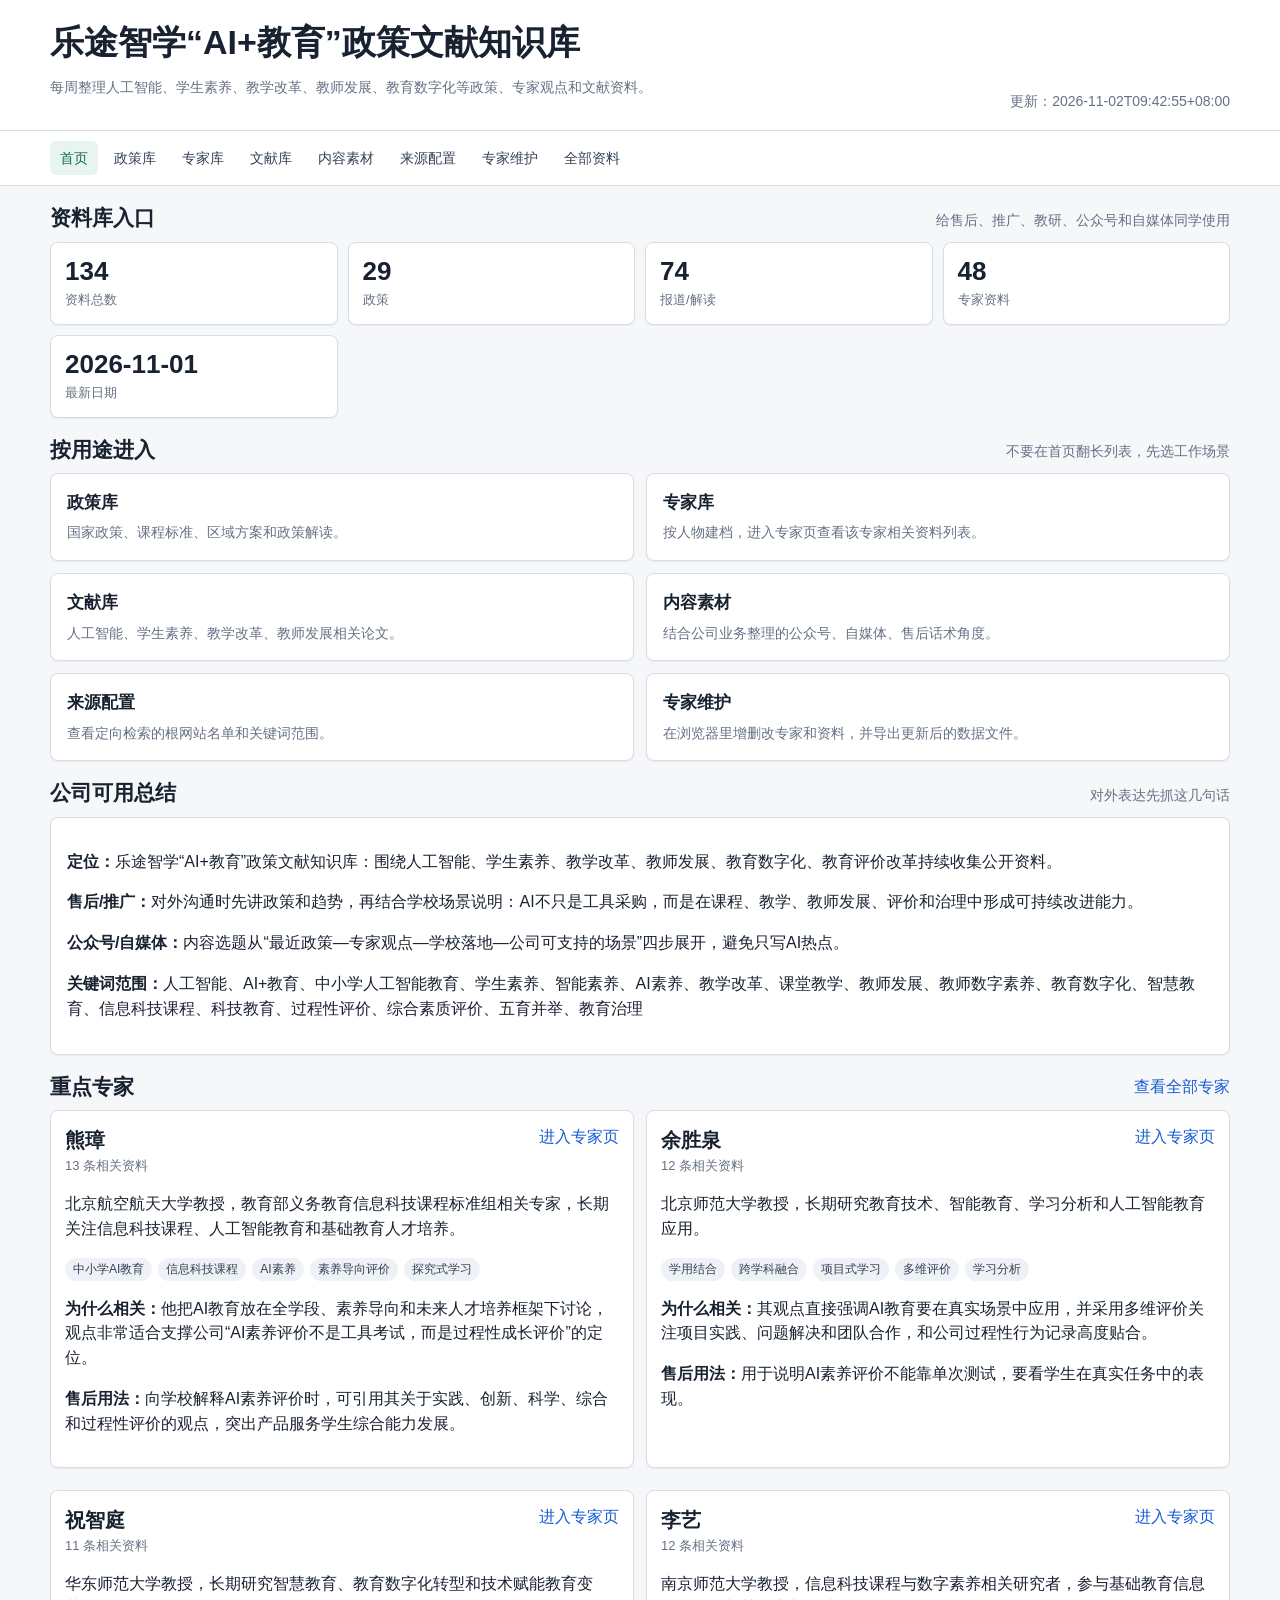
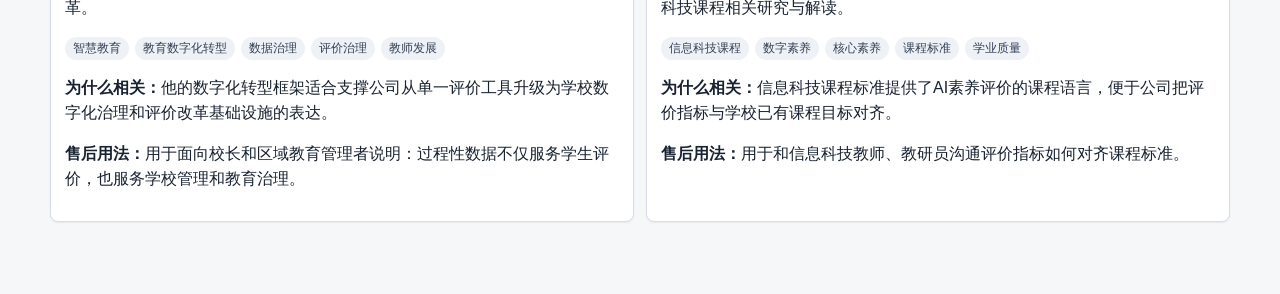
<file: docs/index.html>
<!doctype html>
<html lang="zh-CN">
<head>
  <meta charset="utf-8">
  <meta name="viewport" content="width=device-width, initial-scale=1">
  <title>乐途智学“AI+教育”政策文献知识库</title>
  <link rel="stylesheet" href="./styles.css">
</head>
<body>
  <main class="wrap">
    <section>
      <div class="section-head">
        <h2>资料库入口</h2>
        <span class="hint">给售后、推广、教研、公众号和自媒体同学使用</span>
      </div>
      <div class="grid" id="stats"></div>
    </section>

    <section>
      <div class="section-head">
        <h2>按用途进入</h2>
        <span class="hint">不要在首页翻长列表，先选工作场景</span>
      </div>
      <div class="grid-2">
        <a class="panel-link" href="policies.html">
          <strong>政策库</strong>
          <span>国家政策、课程标准、区域方案和政策解读。</span>
        </a>
        <a class="panel-link" href="experts.html">
          <strong>专家库</strong>
          <span>按人物建档，进入专家页查看该专家相关资料列表。</span>
        </a>
        <a class="panel-link" href="papers.html">
          <strong>文献库</strong>
          <span>人工智能、学生素养、教学改革、教师发展相关论文。</span>
        </a>
        <a class="panel-link" href="briefs.html">
          <strong>内容素材</strong>
          <span>结合公司业务整理的公众号、自媒体、售后话术角度。</span>
        </a>
        <a class="panel-link" href="sources.html">
          <strong>来源配置</strong>
          <span>查看定向检索的根网站名单和关键词范围。</span>
        </a>
        <a class="panel-link" href="admin.html">
          <strong>专家维护</strong>
          <span>在浏览器里增删改专家和资料，并导出更新后的数据文件。</span>
        </a>
      </div>
    </section>

    <section>
      <div class="section-head">
        <h2>公司可用总结</h2>
        <span class="hint">对外表达先抓这几句话</span>
      </div>
      <div class="panel" id="strategy"></div>
    </section>

    <section>
      <div class="section-head">
        <h2>重点专家</h2>
        <a href="experts.html">查看全部专家</a>
      </div>
      <div class="grid-2" id="experts"></div>
    </section>
  </main>

  <script src="./app.js"></script>
  <script>
    App.shell("乐途智学“AI+教育”政策文献知识库", "每周整理人工智能、学生素养、教学改革、教师发展、教育数字化等政策、专家观点和文献资料。");
    App.load().then((data) => {
      App.setUpdated(data);
      const summary = data.summary || {};
      const statRows = [
        ["资料总数", summary.total || 0],
        ["政策", summary.policies || 0],
        ["报道/解读", (summary.reports || 0) + (summary.policyInterpretations || 0)],
        ["专家资料", summary.expertResources || 0],
        ["最新日期", summary.latestDate || "-"]
      ];
      document.querySelector("#stats").innerHTML = statRows.map(([label, value]) => `
        <div class="card">
          <strong>${App.esc(value)}</strong>
          <span>${App.esc(label)}</span>
        </div>
      `).join("");

      const strategy = data.strategy || {};
      document.querySelector("#strategy").innerHTML = `
        <p><strong>定位：</strong>${App.esc(strategy.positioning)}</p>
        <p><strong>售后/推广：</strong>${App.esc(strategy.salesMessage)}</p>
        <p><strong>公众号/自媒体：</strong>${App.esc(strategy.contentMessage)}</p>
        <p><strong>关键词范围：</strong>${App.esc(((data.scope || {}).keywords || []).join("、"))}</p>
      `;

      document.querySelector("#experts").innerHTML = (data.experts || []).map(App.expertCard).join("");
    });
  </script>
</body>
</html>
</file>
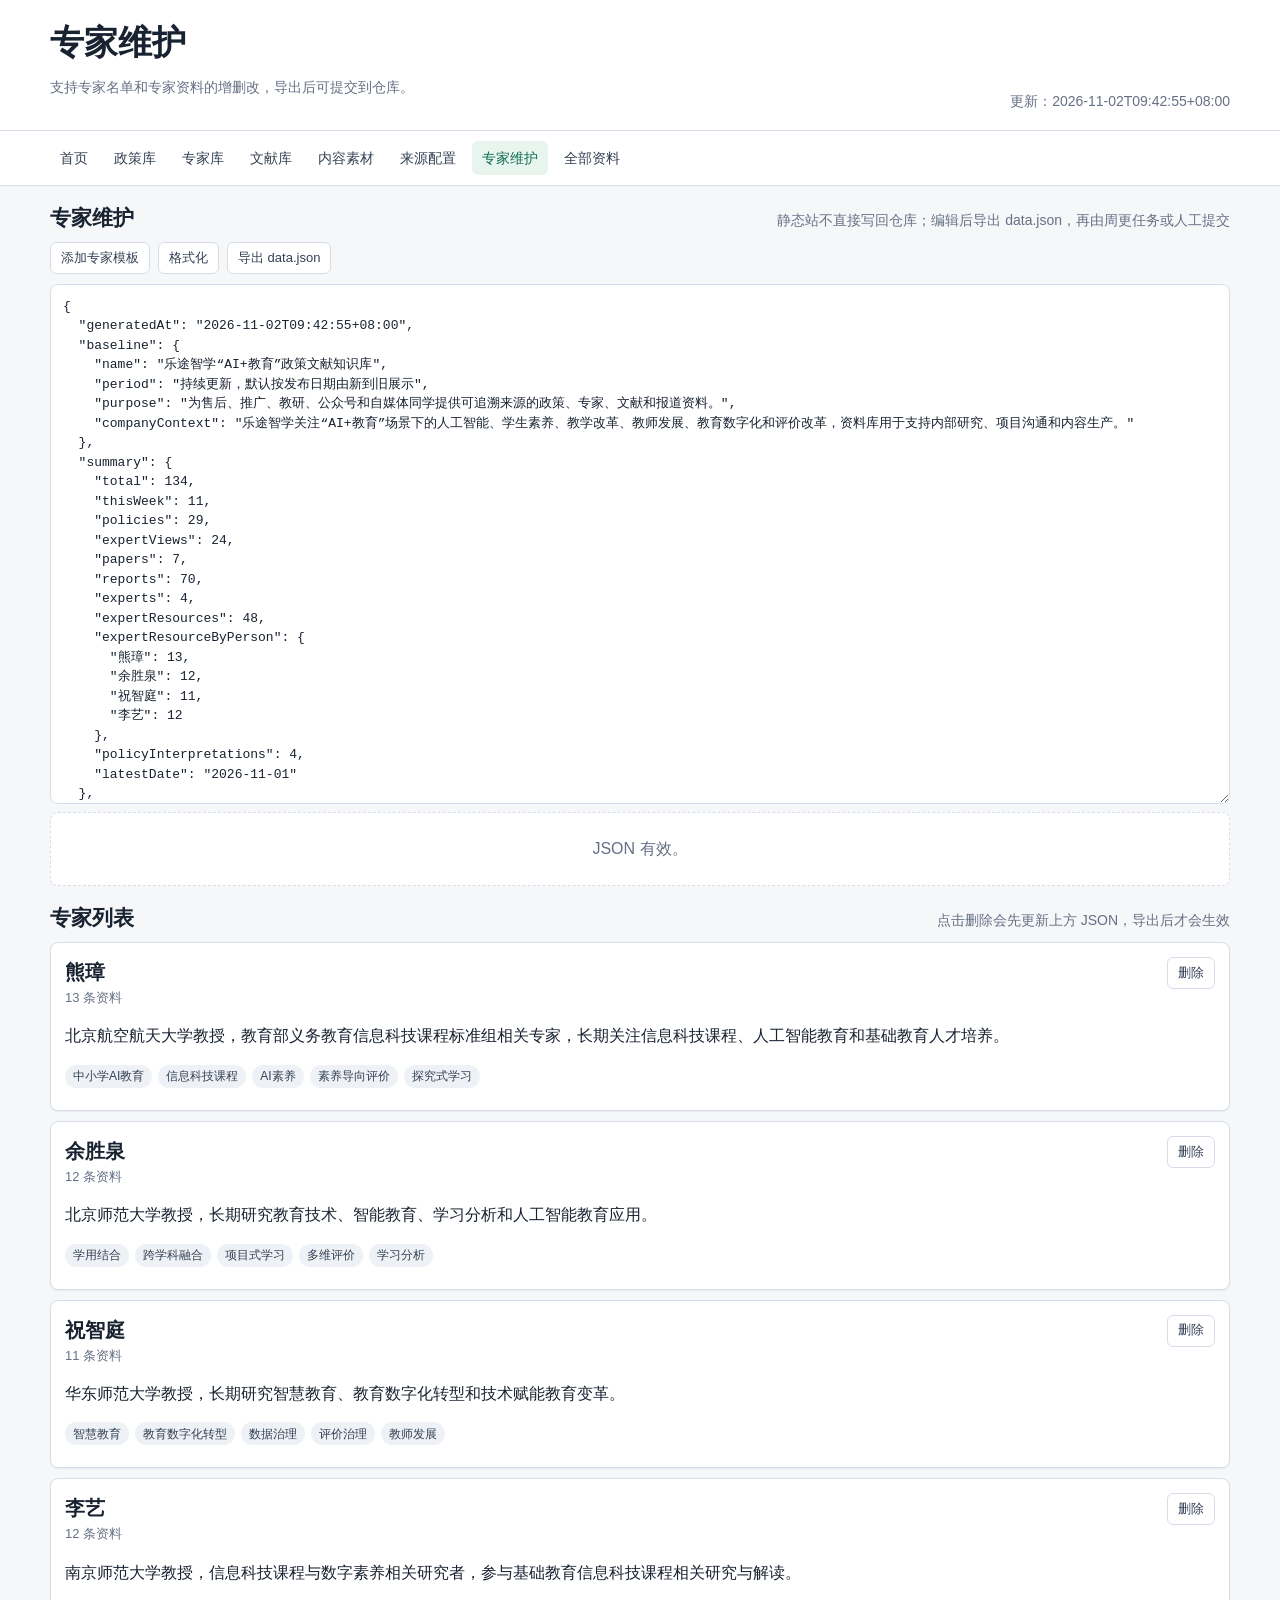
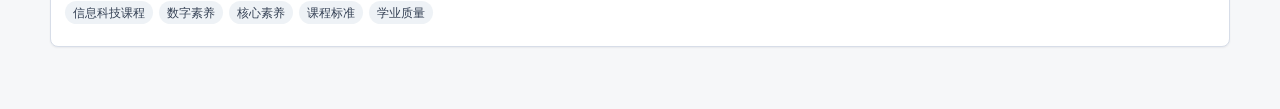
<file: docs/admin.html>
<!doctype html>
<html lang="zh-CN">
<head>
  <meta charset="utf-8">
  <meta name="viewport" content="width=device-width, initial-scale=1">
  <title>专家维护 - 乐途智学“AI+教育”政策文献知识库</title>
  <link rel="stylesheet" href="./styles.css">
</head>
<body>
  <main class="wrap">
    <section>
      <div class="section-head">
        <h2>专家维护</h2>
        <span class="hint">静态站不直接写回仓库；编辑后导出 data.json，再由周更任务或人工提交</span>
      </div>
      <div class="toolbar">
        <button type="button" id="add-expert">添加专家模板</button>
        <button type="button" id="format-json">格式化</button>
        <button type="button" id="download-json">导出 data.json</button>
      </div>
      <textarea id="editor" spellcheck="false"></textarea>
      <div class="empty" id="status">正在加载数据...</div>
    </section>

    <section>
      <div class="section-head">
        <h2>专家列表</h2>
        <span class="hint">点击删除会先更新上方 JSON，导出后才会生效</span>
      </div>
      <div id="expert-list"></div>
    </section>
  </main>
  <script src="./app.js"></script>
  <script>
    App.shell("专家维护", "支持专家名单和专家资料的增删改，导出后可提交到仓库。");
    const editor = document.querySelector("#editor");
    const status = document.querySelector("#status");
    let current = null;

    function setStatus(message, isError = false) {
      status.textContent = message;
      status.className = isError ? "empty error" : "empty";
    }

    function readData() {
      try {
        const parsed = JSON.parse(editor.value);
        current = parsed;
        setStatus("JSON 有效。");
        renderExperts();
        return parsed;
      } catch (error) {
        setStatus(`JSON 解析失败：${error.message}`, true);
        return null;
      }
    }

    function writeData(data) {
      editor.value = JSON.stringify(data, null, 2);
      readData();
    }

    function renderExperts() {
      const experts = (current && current.experts) || [];
      document.querySelector("#expert-list").innerHTML = experts.map((expert, index) => `
        <article class="expert">
          <div class="expert-top">
            <div>
              <div class="expert-name">${App.esc(expert.name)}</div>
              <div class="resource-count">${(expert.resources || []).length} 条资料</div>
            </div>
            <button type="button" data-delete="${index}">删除</button>
          </div>
          <p>${App.esc(expert.profile)}</p>
          <div class="tags">${App.tags(expert.focus || [])}</div>
        </article>
      `).join("") || '<div class="empty">暂无专家。</div>';
    }

    App.load().then((data) => {
      App.setUpdated(data);
      writeData(data);
    });

    editor.addEventListener("input", readData);
    document.querySelector("#format-json").addEventListener("click", () => {
      const data = readData();
      if (data) writeData(data);
    });
    document.querySelector("#add-expert").addEventListener("click", () => {
      const data = readData();
      if (!data) return;
      data.experts = data.experts || [];
      data.experts.push({
        id: "new-expert",
        name: "新专家",
        profile: "补充专家简介。",
        focus: ["AI+教育"],
        whyRelevant: "补充与乐途智学业务的关系。",
        salesUse: "补充售后/推广使用方式。",
        contentUse: "补充公众号/自媒体使用方式。",
        resources: []
      });
      writeData(data);
    });
    document.querySelector("#expert-list").addEventListener("click", (event) => {
      const button = event.target.closest("[data-delete]");
      if (!button) return;
      const data = readData();
      if (!data) return;
      data.experts.splice(Number(button.dataset.delete), 1);
      writeData(data);
    });
    document.querySelector("#download-json").addEventListener("click", () => {
      const data = readData();
      if (!data) return;
      const blob = new Blob([JSON.stringify(data, null, 2) + "\n"], { type: "application/json;charset=utf-8" });
      const url = URL.createObjectURL(blob);
      const link = document.createElement("a");
      link.href = url;
      link.download = "data.json";
      document.body.appendChild(link);
      link.click();
      link.remove();
      URL.revokeObjectURL(url);
    });
  </script>
</body>
</html>
</file>
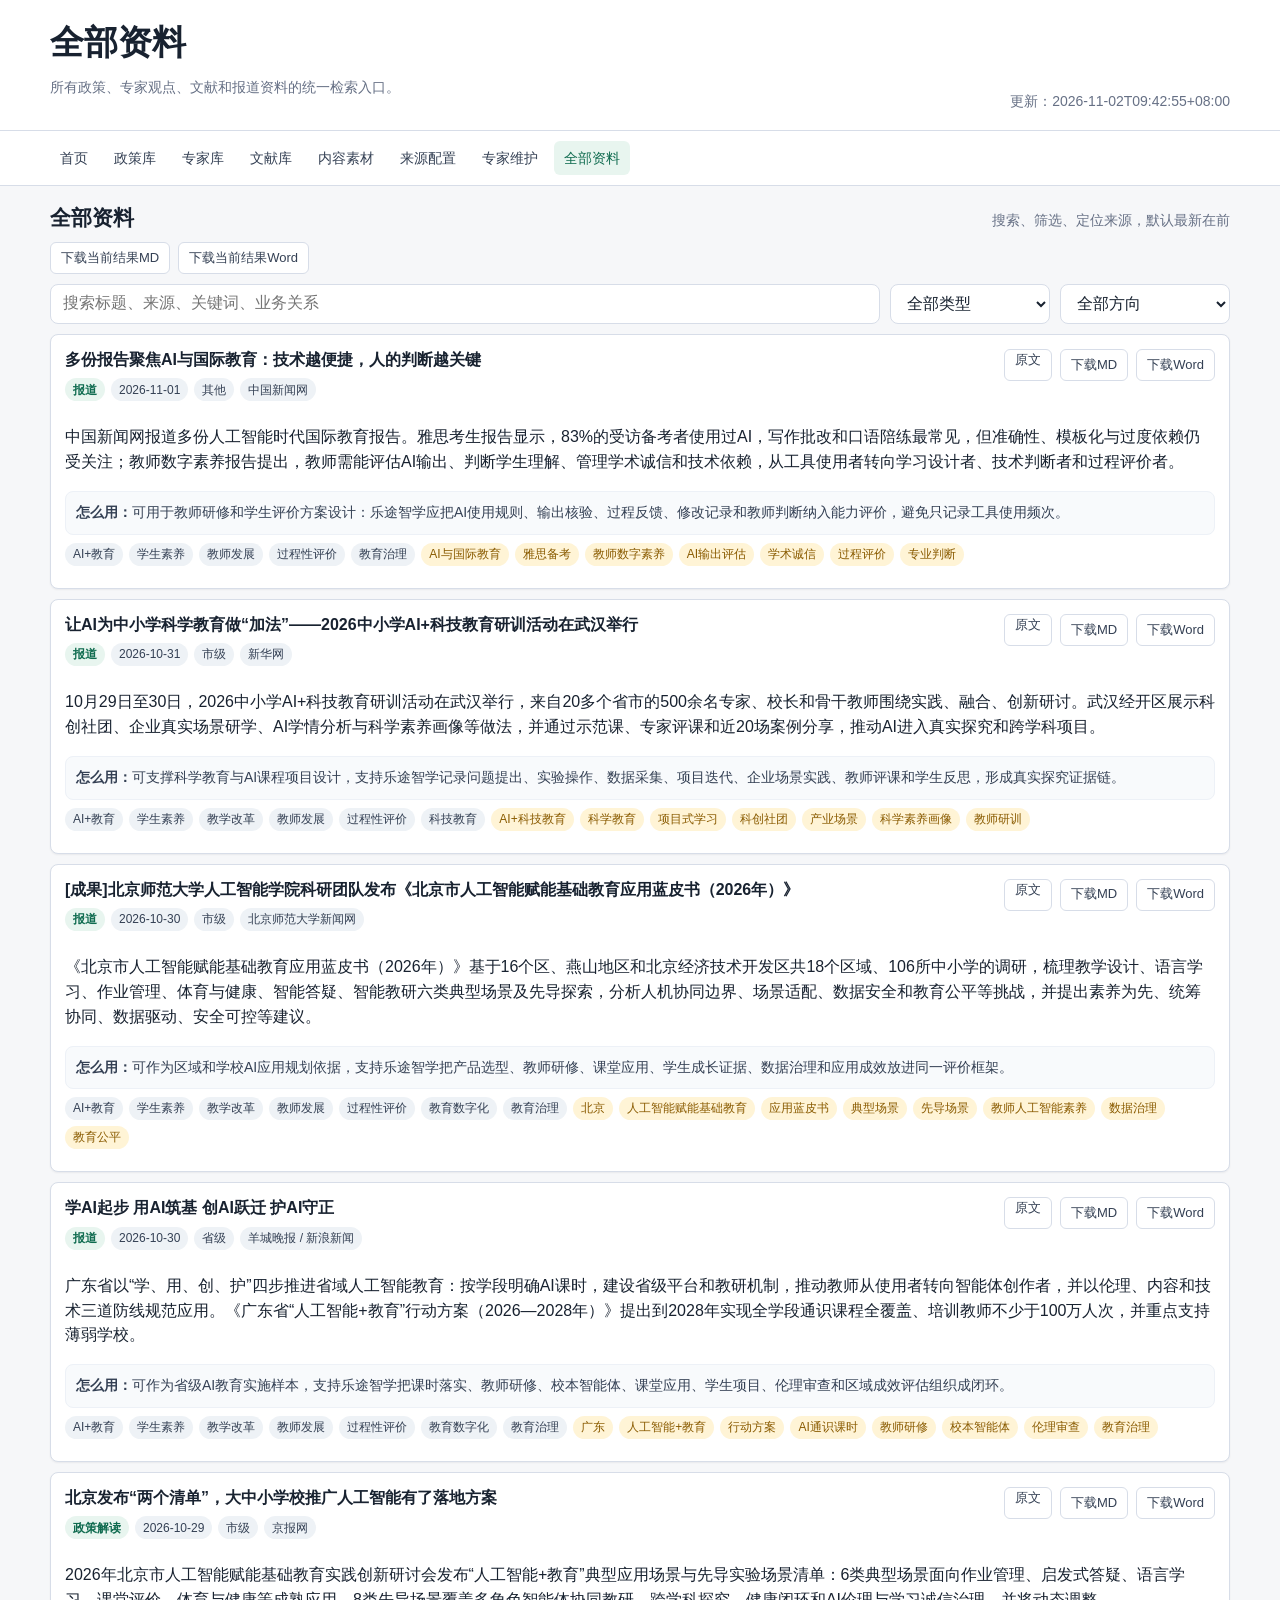
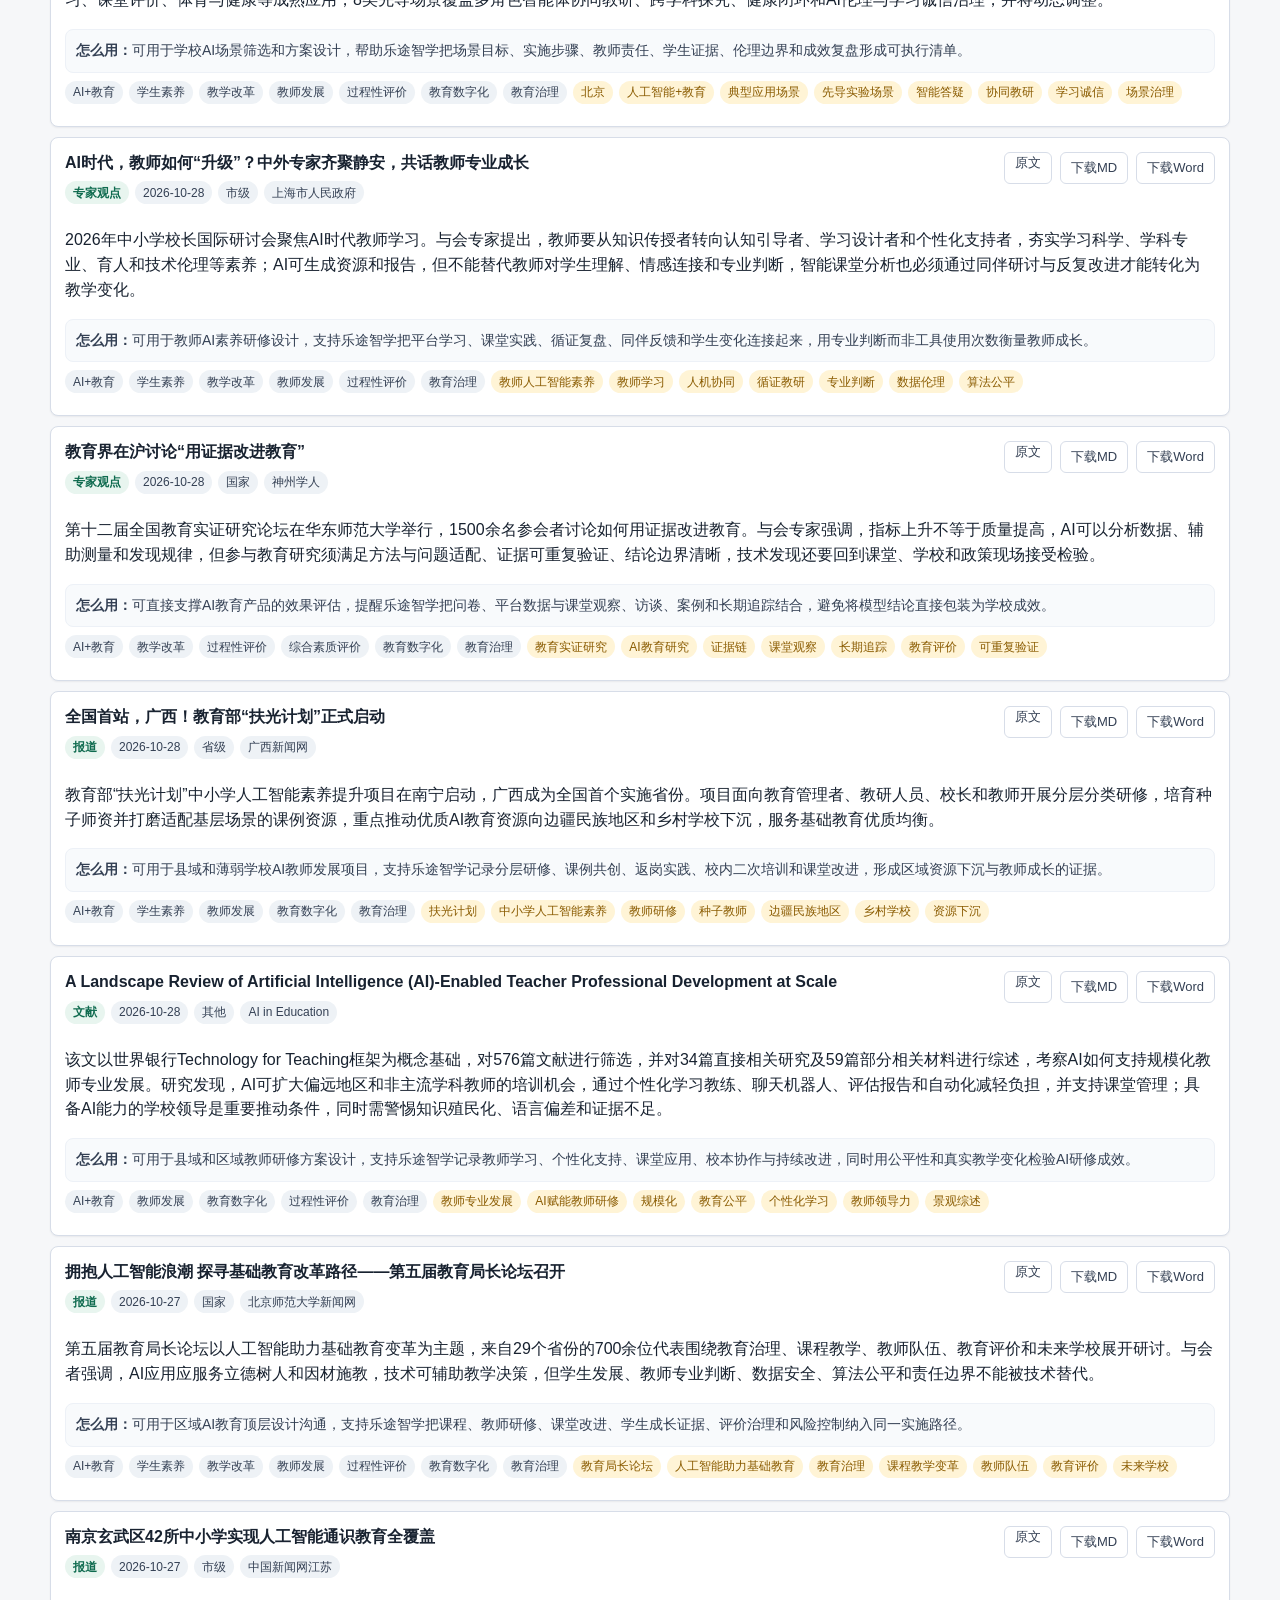
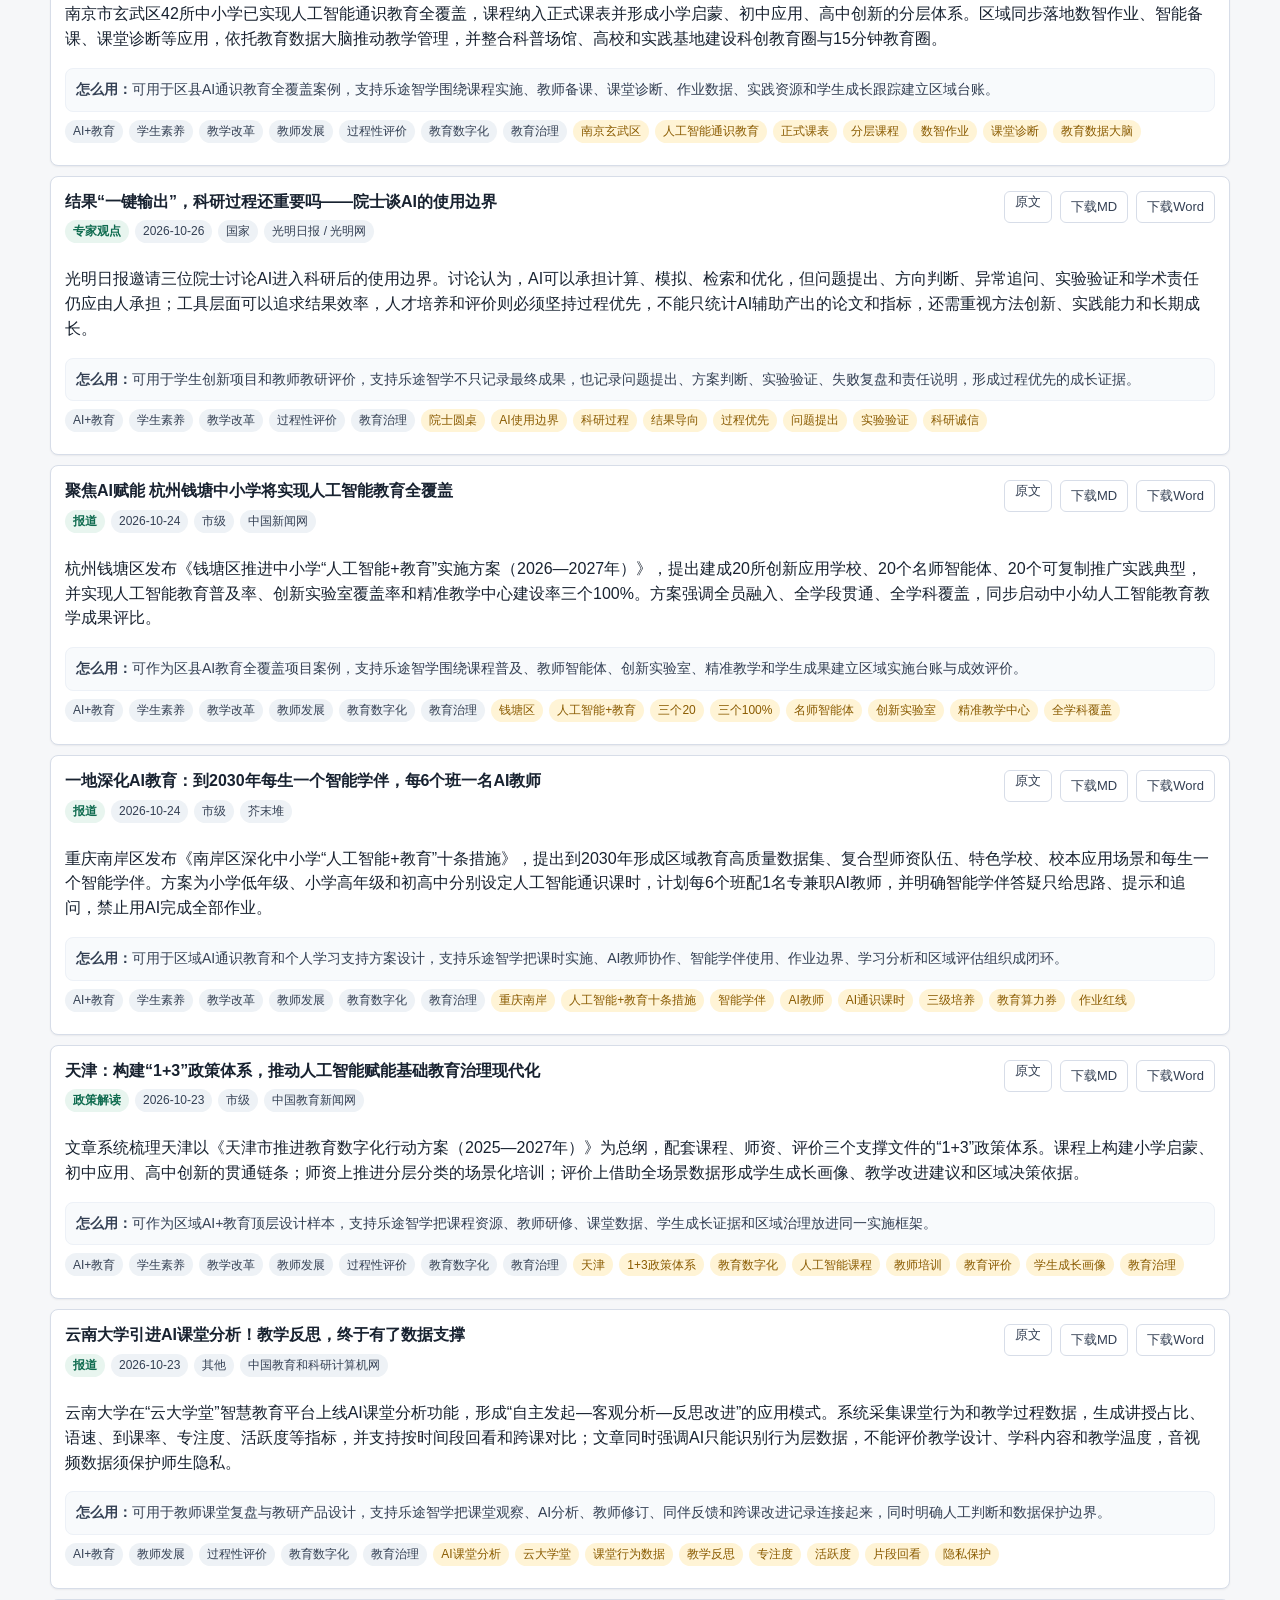
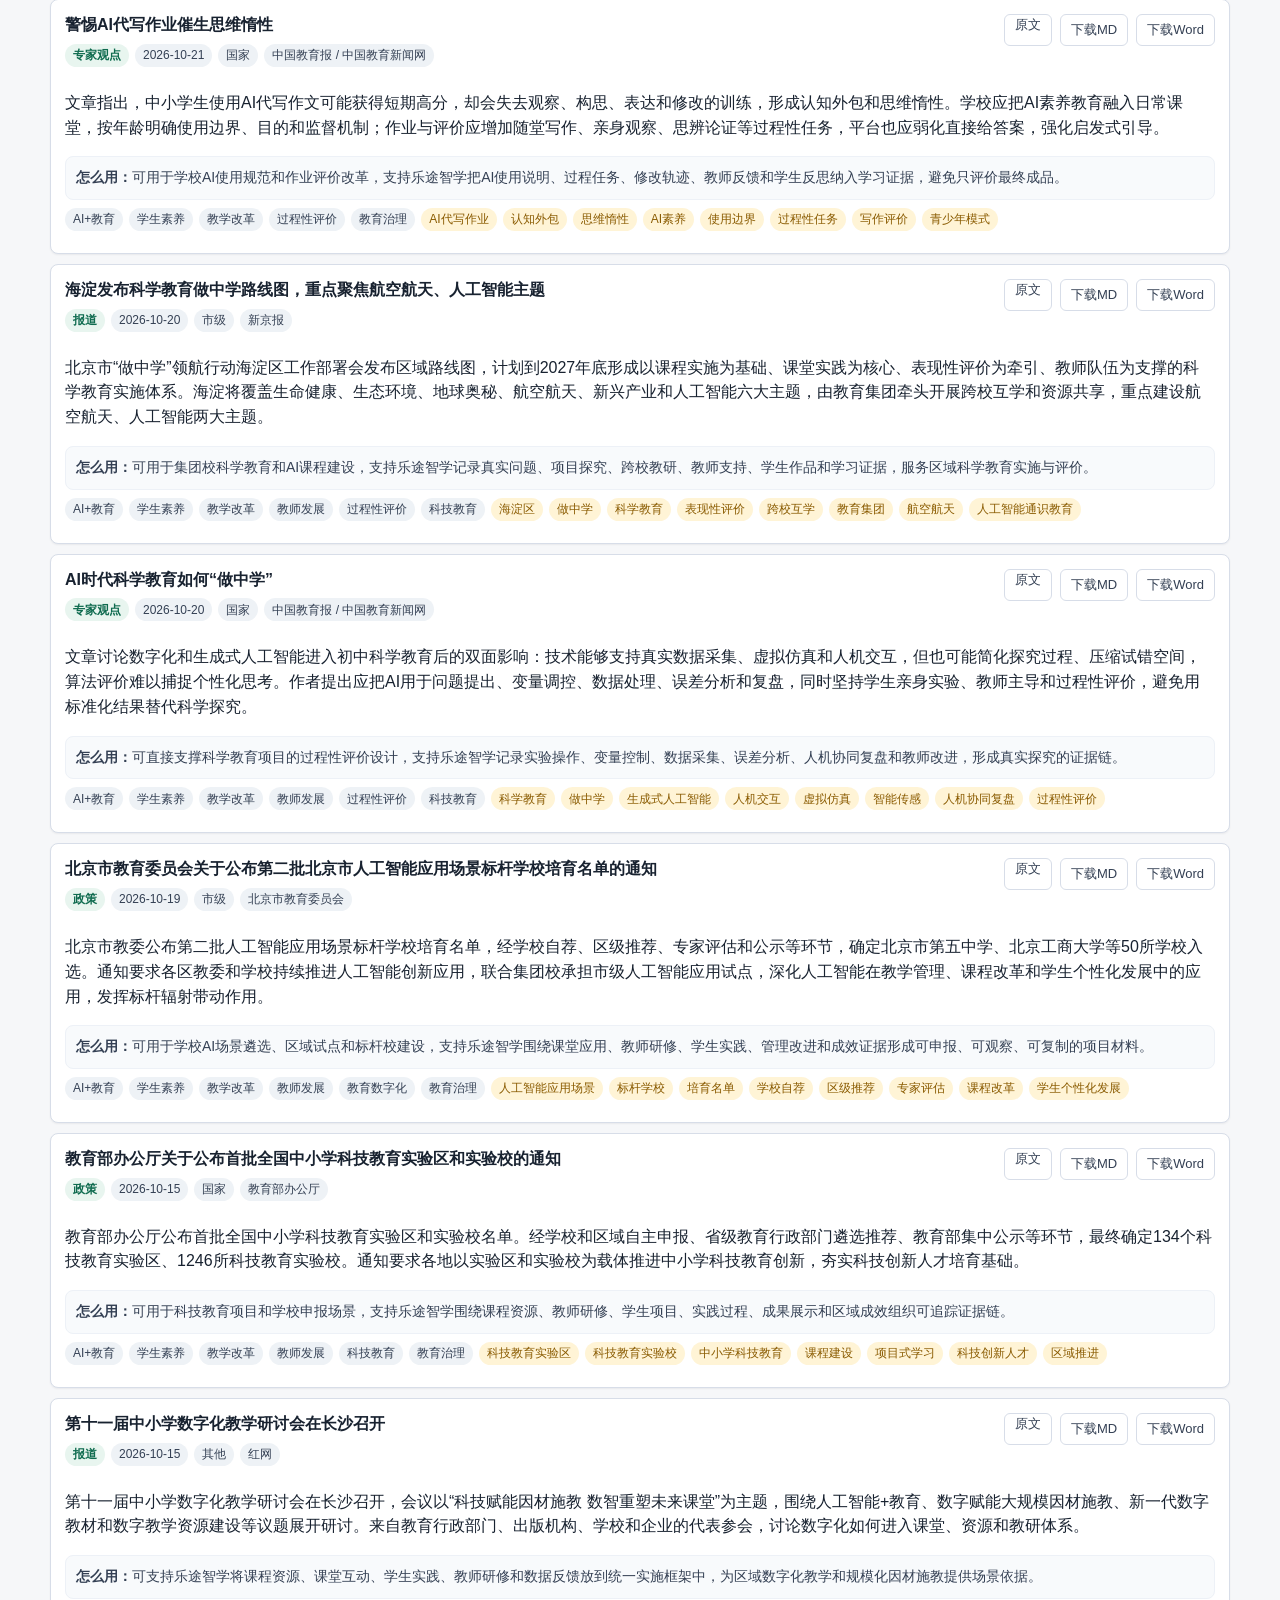
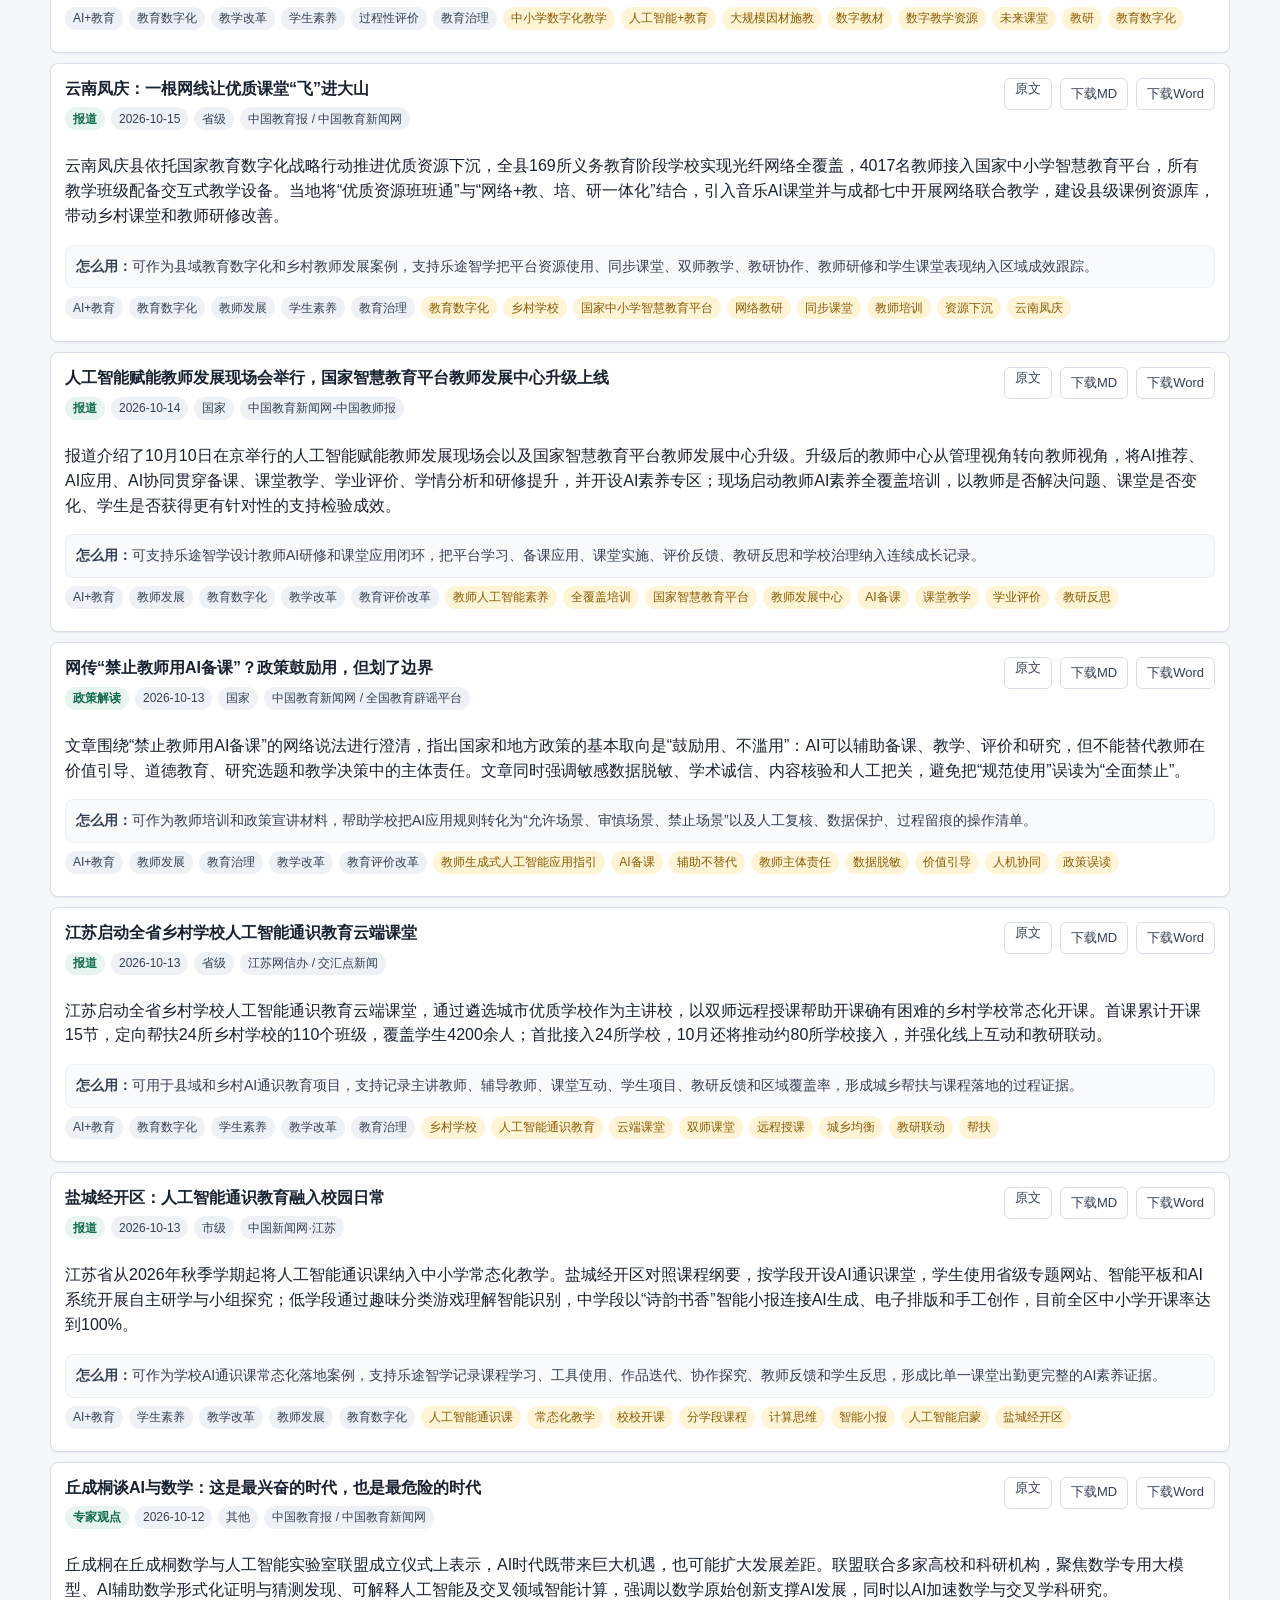
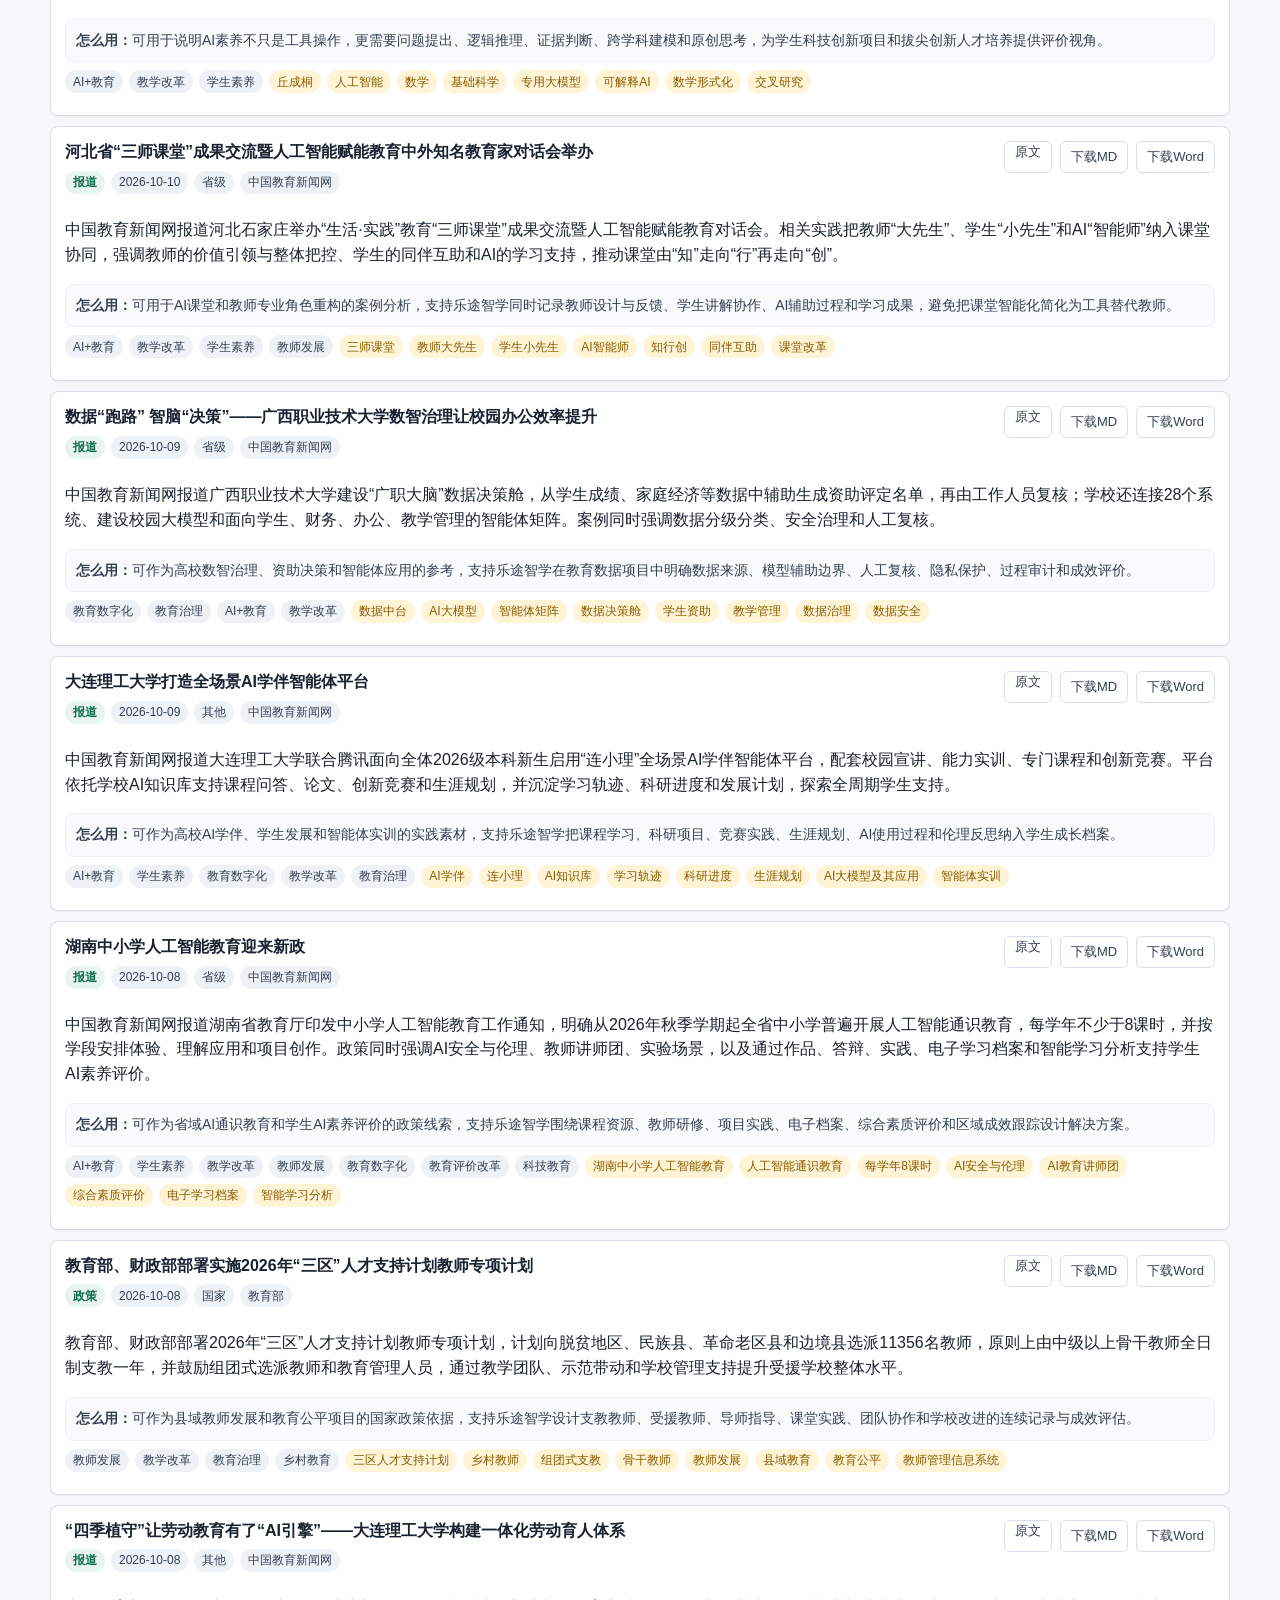
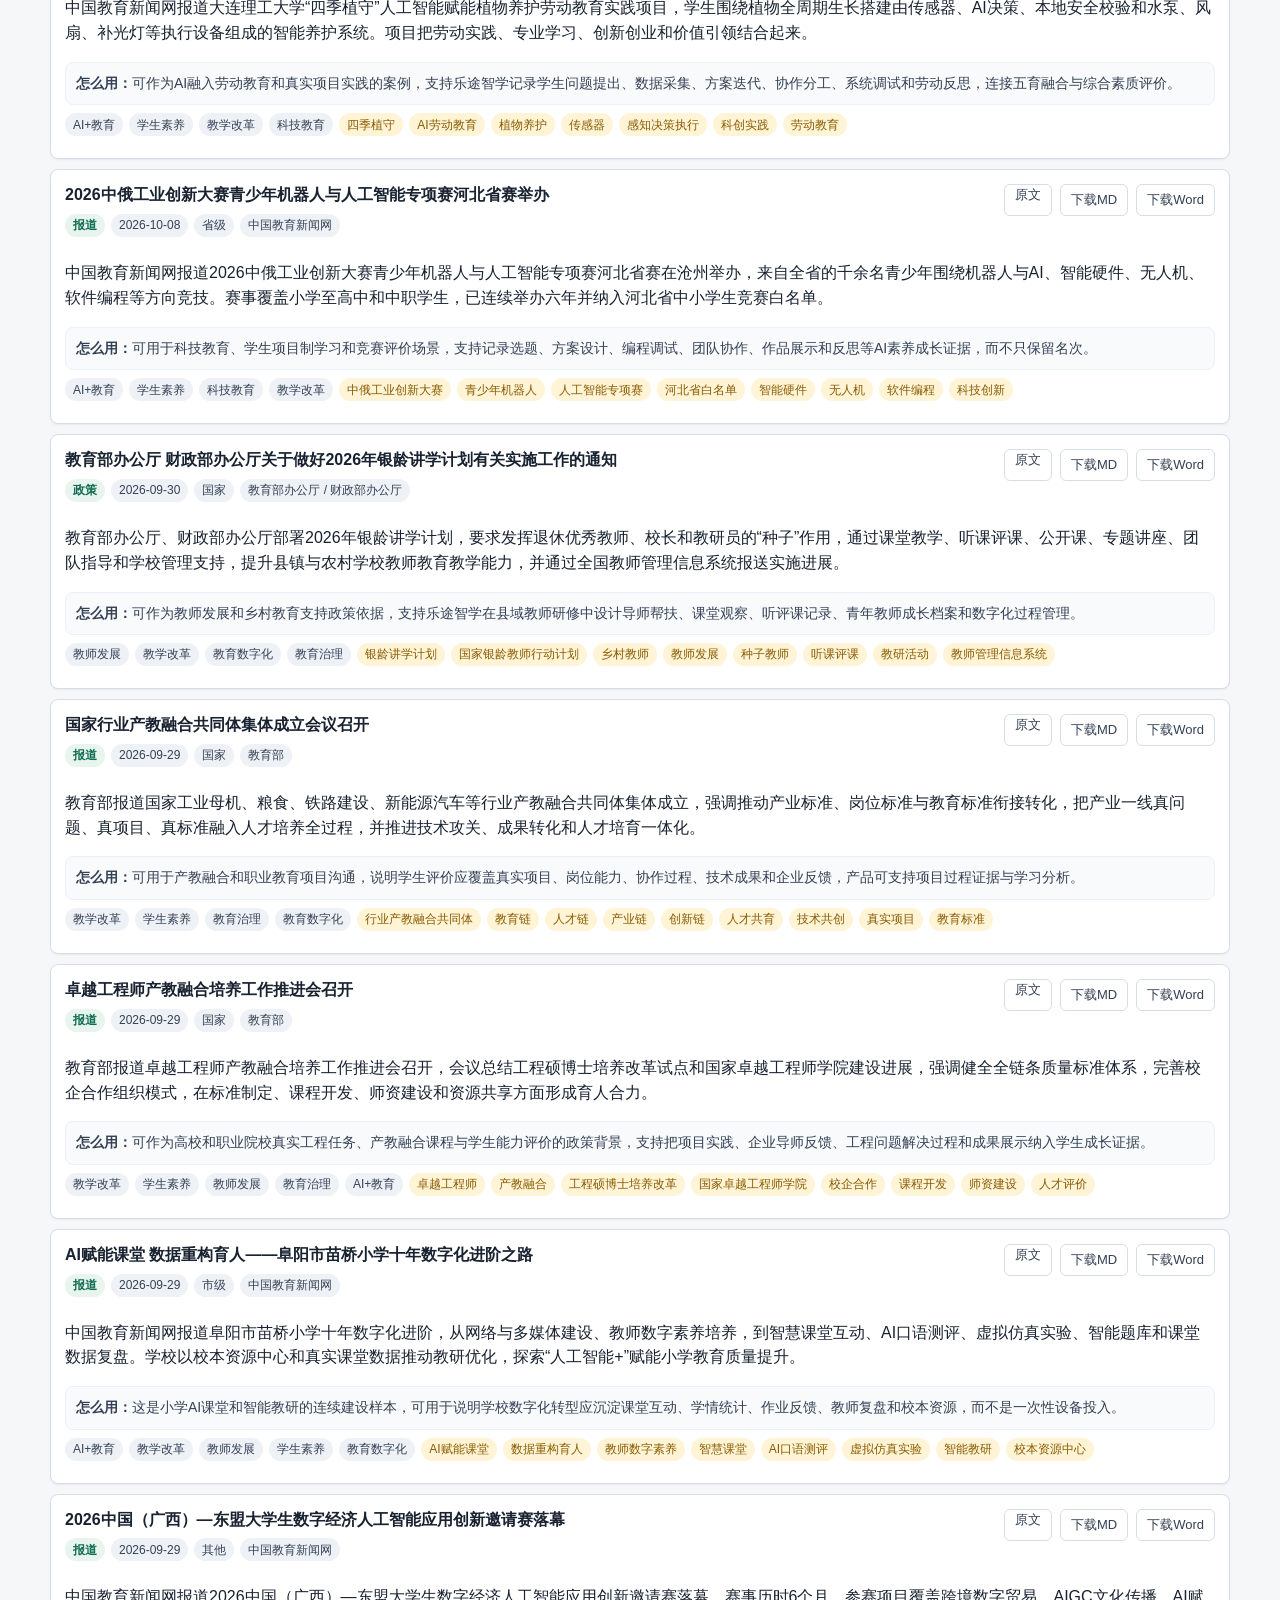
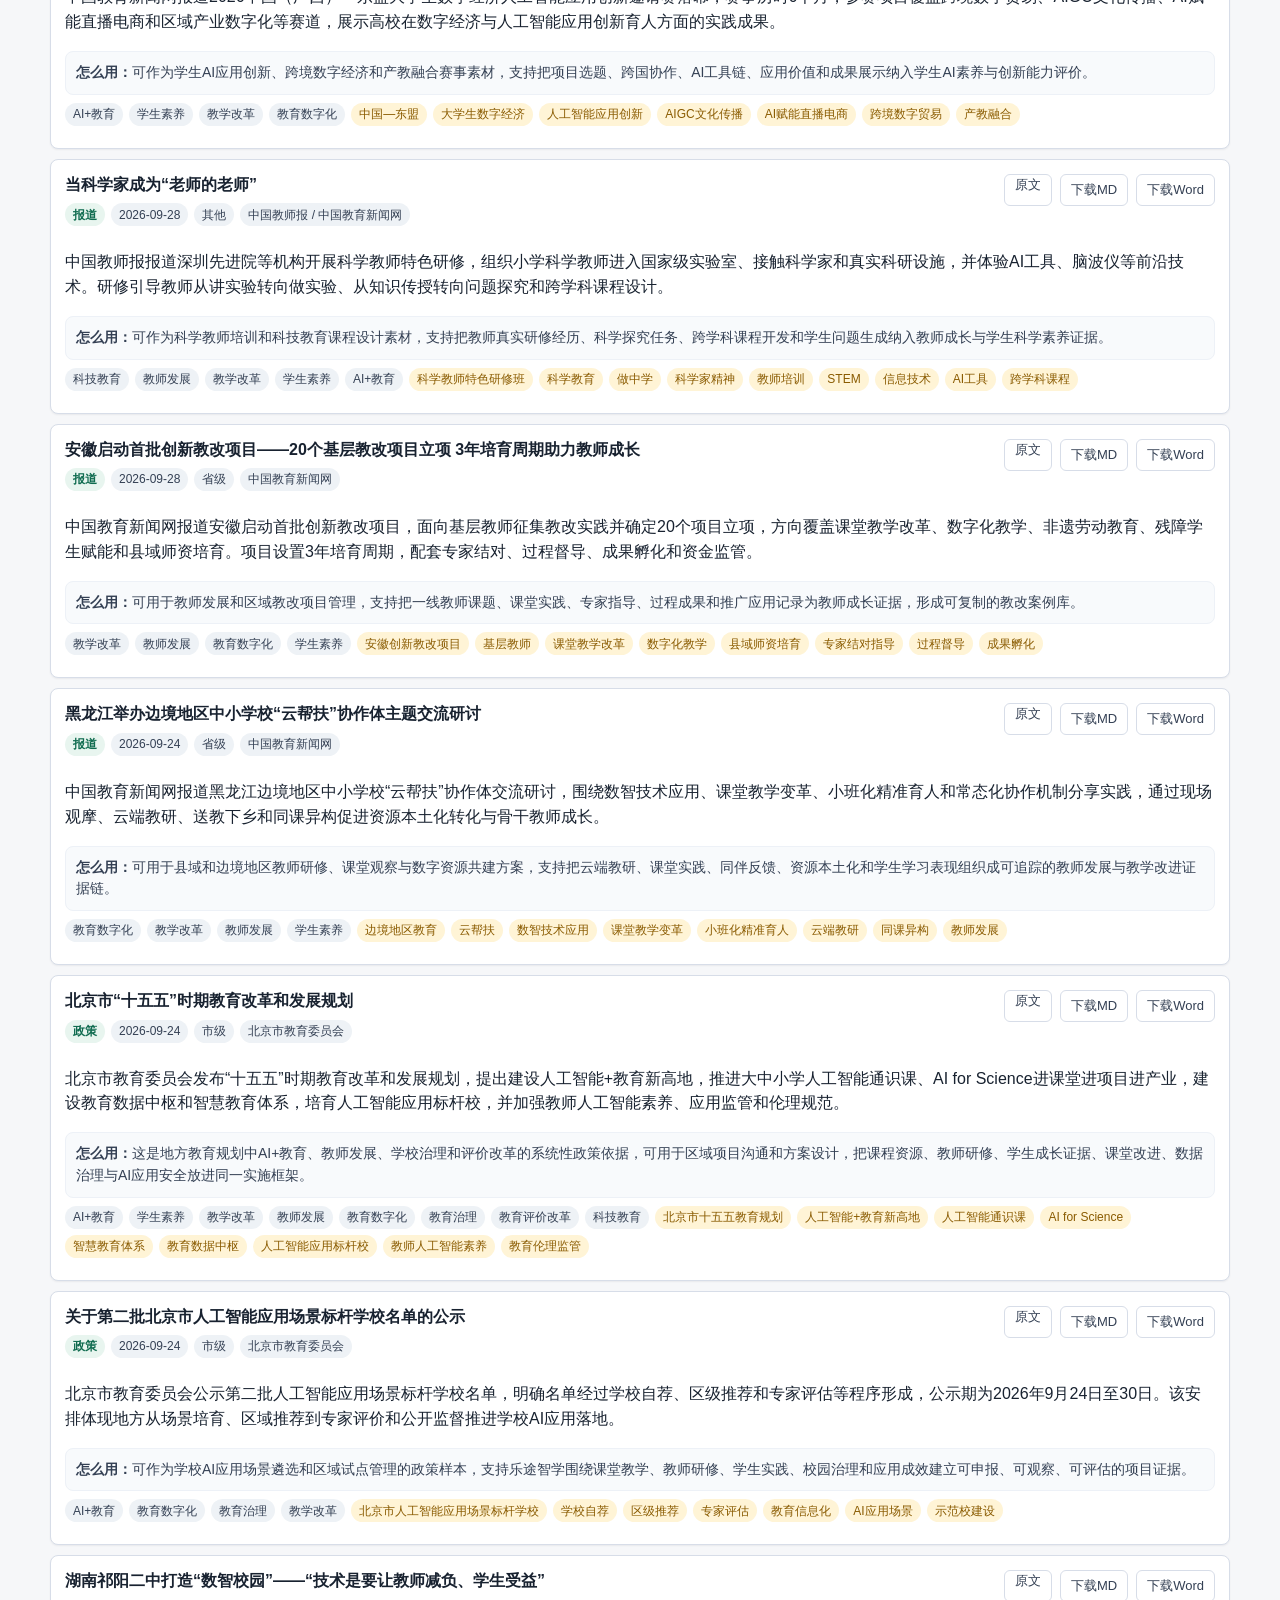
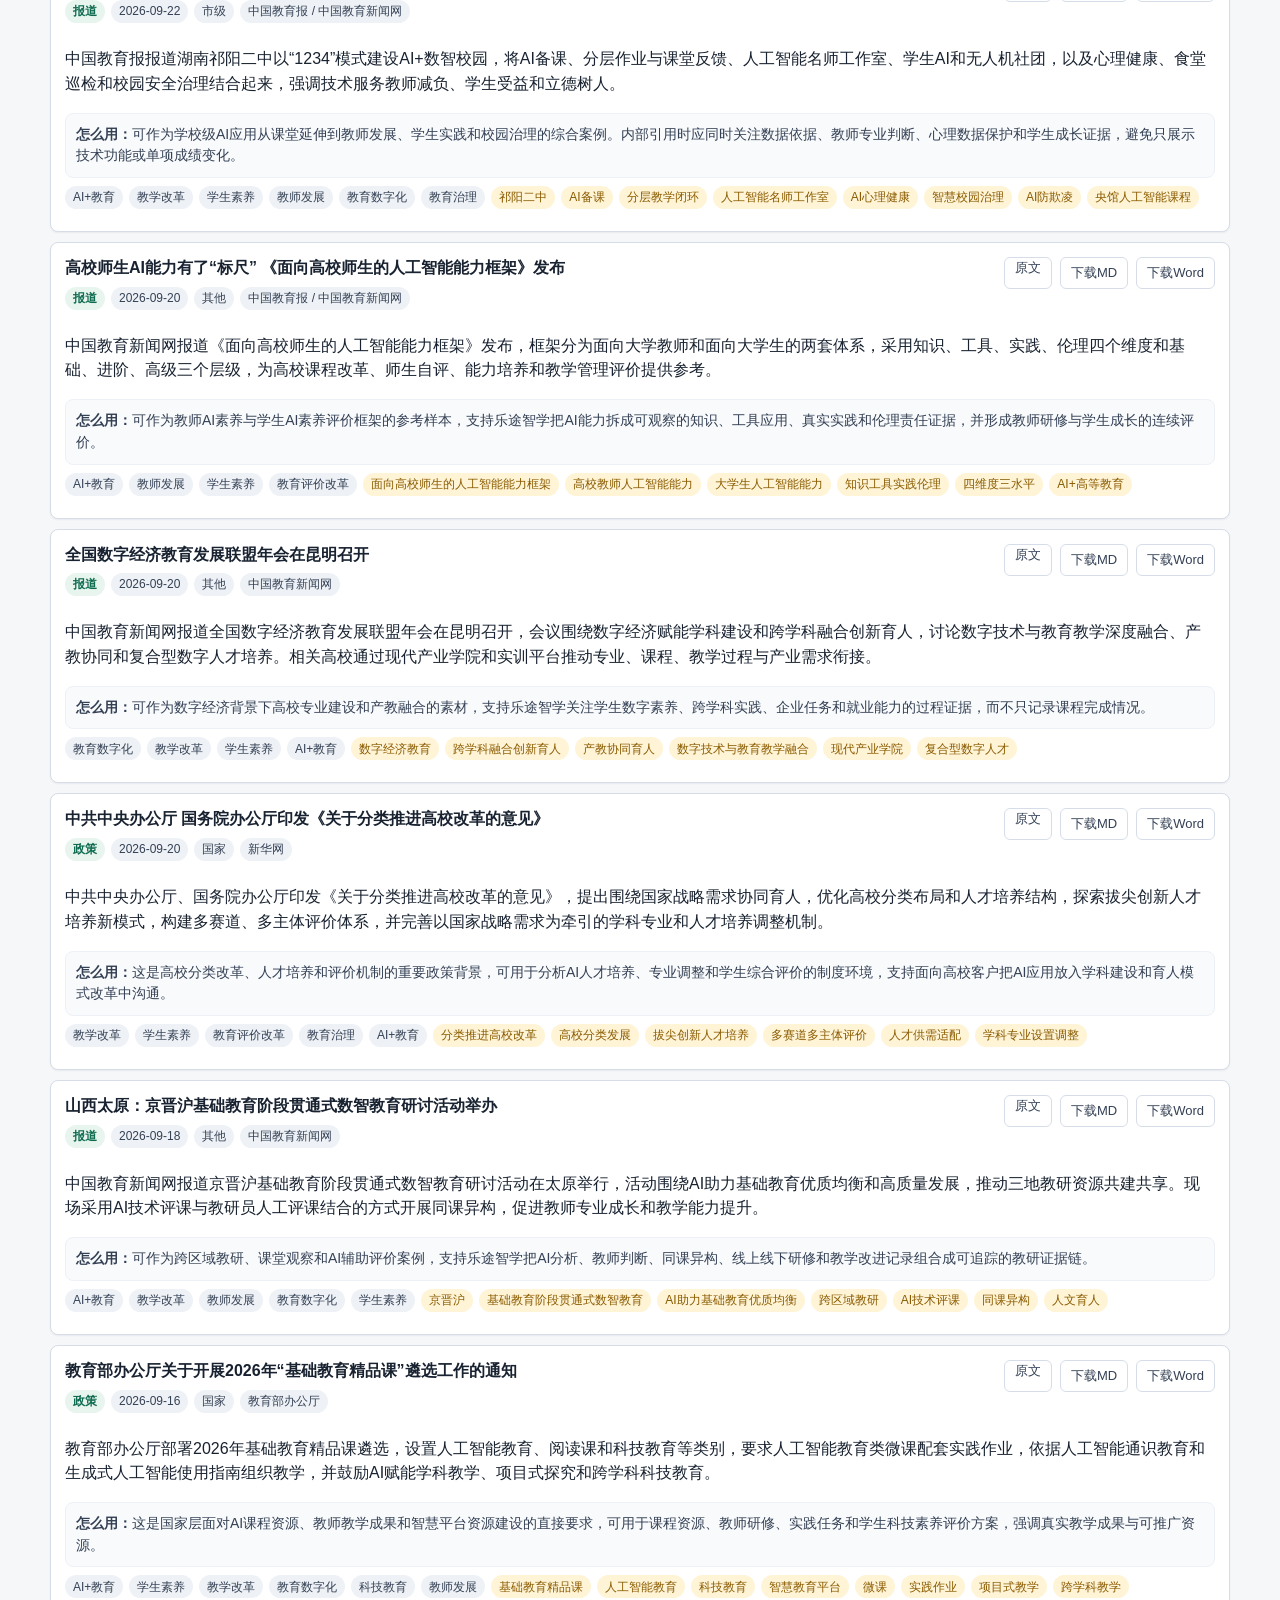
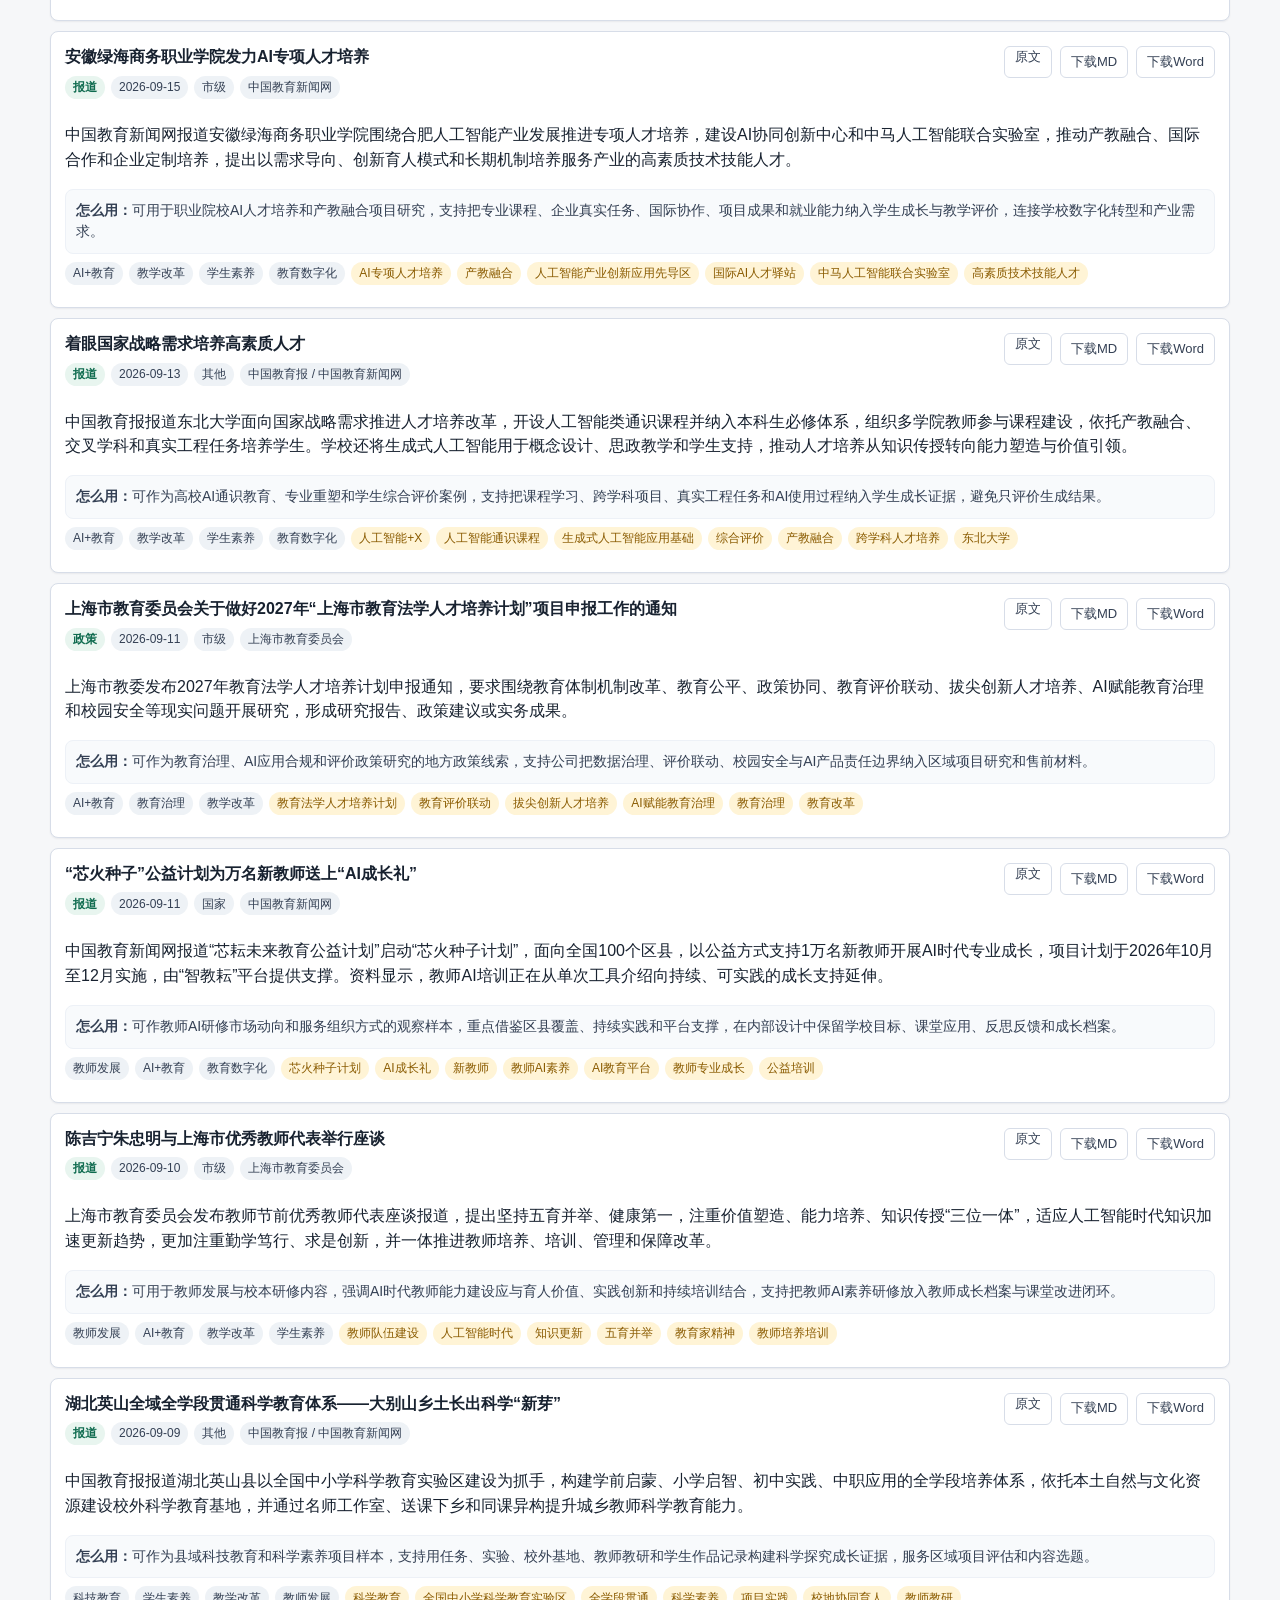
<file: docs/all.html>
<!doctype html>
<html lang="zh-CN">
<head>
  <meta charset="utf-8">
  <meta name="viewport" content="width=device-width, initial-scale=1">
  <title>全部资料 - 乐途智学“AI+教育”政策文献知识库</title>
  <link rel="stylesheet" href="./styles.css">
</head>
<body>
  <main class="wrap">
    <section>
      <div class="section-head">
        <h2>全部资料</h2>
        <span class="hint">搜索、筛选、定位来源，默认最新在前</span>
      </div>
      <div class="toolbar">
        <button type="button" id="download-md">下载当前结果MD</button>
        <button type="button" id="download-doc">下载当前结果Word</button>
      </div>
      <div class="searchbar">
        <input id="search" type="search" placeholder="搜索标题、来源、关键词、业务关系">
        <select id="type">
          <option value="">全部类型</option>
          <option value="政策">政策</option>
          <option value="政策解读">政策解读</option>
          <option value="专家观点">专家观点</option>
          <option value="文献">文献</option>
          <option value="报道">报道</option>
        </select>
        <select id="topic">
          <option value="">全部方向</option>
          <option value="AI+教育">AI+教育</option>
          <option value="AI教育">AI教育</option>
          <option value="AI素养">AI素养</option>
          <option value="学生素养">学生素养</option>
          <option value="教学改革">教学改革</option>
          <option value="教师发展">教师发展</option>
          <option value="过程性评价">过程性评价</option>
          <option value="综合素质评价">综合素质评价</option>
          <option value="五育">五育</option>
          <option value="教育数字化">教育数字化</option>
        </select>
      </div>
      <div id="list"></div>
    </section>
  </main>
  <script src="./app.js"></script>
  <script>
    App.shell("全部资料", "所有政策、专家观点、文献和报道资料的统一检索入口。");
    const filters = { search: "", type: "", topic: "" };
    let items = [];
    let visible = [];
    function render() {
      visible = App.sortByDate(App.filterItems(items, filters));
      document.querySelector("#list").innerHTML = visible.map(App.resourceCard).join("") || '<div class="empty">暂无匹配资料。</div>';
    }
    App.load().then((data) => {
      App.setUpdated(data);
      items = App.sortByDate(data.items || []);
      render();
      App.bindResourceDownloads(document.querySelector("#list"), items);
      App.bindCollectionDownload(document.querySelector("#download-md"), "全部资料", () => visible, "md");
      App.bindCollectionDownload(document.querySelector("#download-doc"), "全部资料", () => visible, "doc");
      ["search", "type", "topic"].forEach((id) => {
        document.querySelector(`#${id}`).addEventListener("input", (event) => {
          filters[id] = event.target.value;
          render();
        });
      });
    });
  </script>
</body>
</html>
</file>
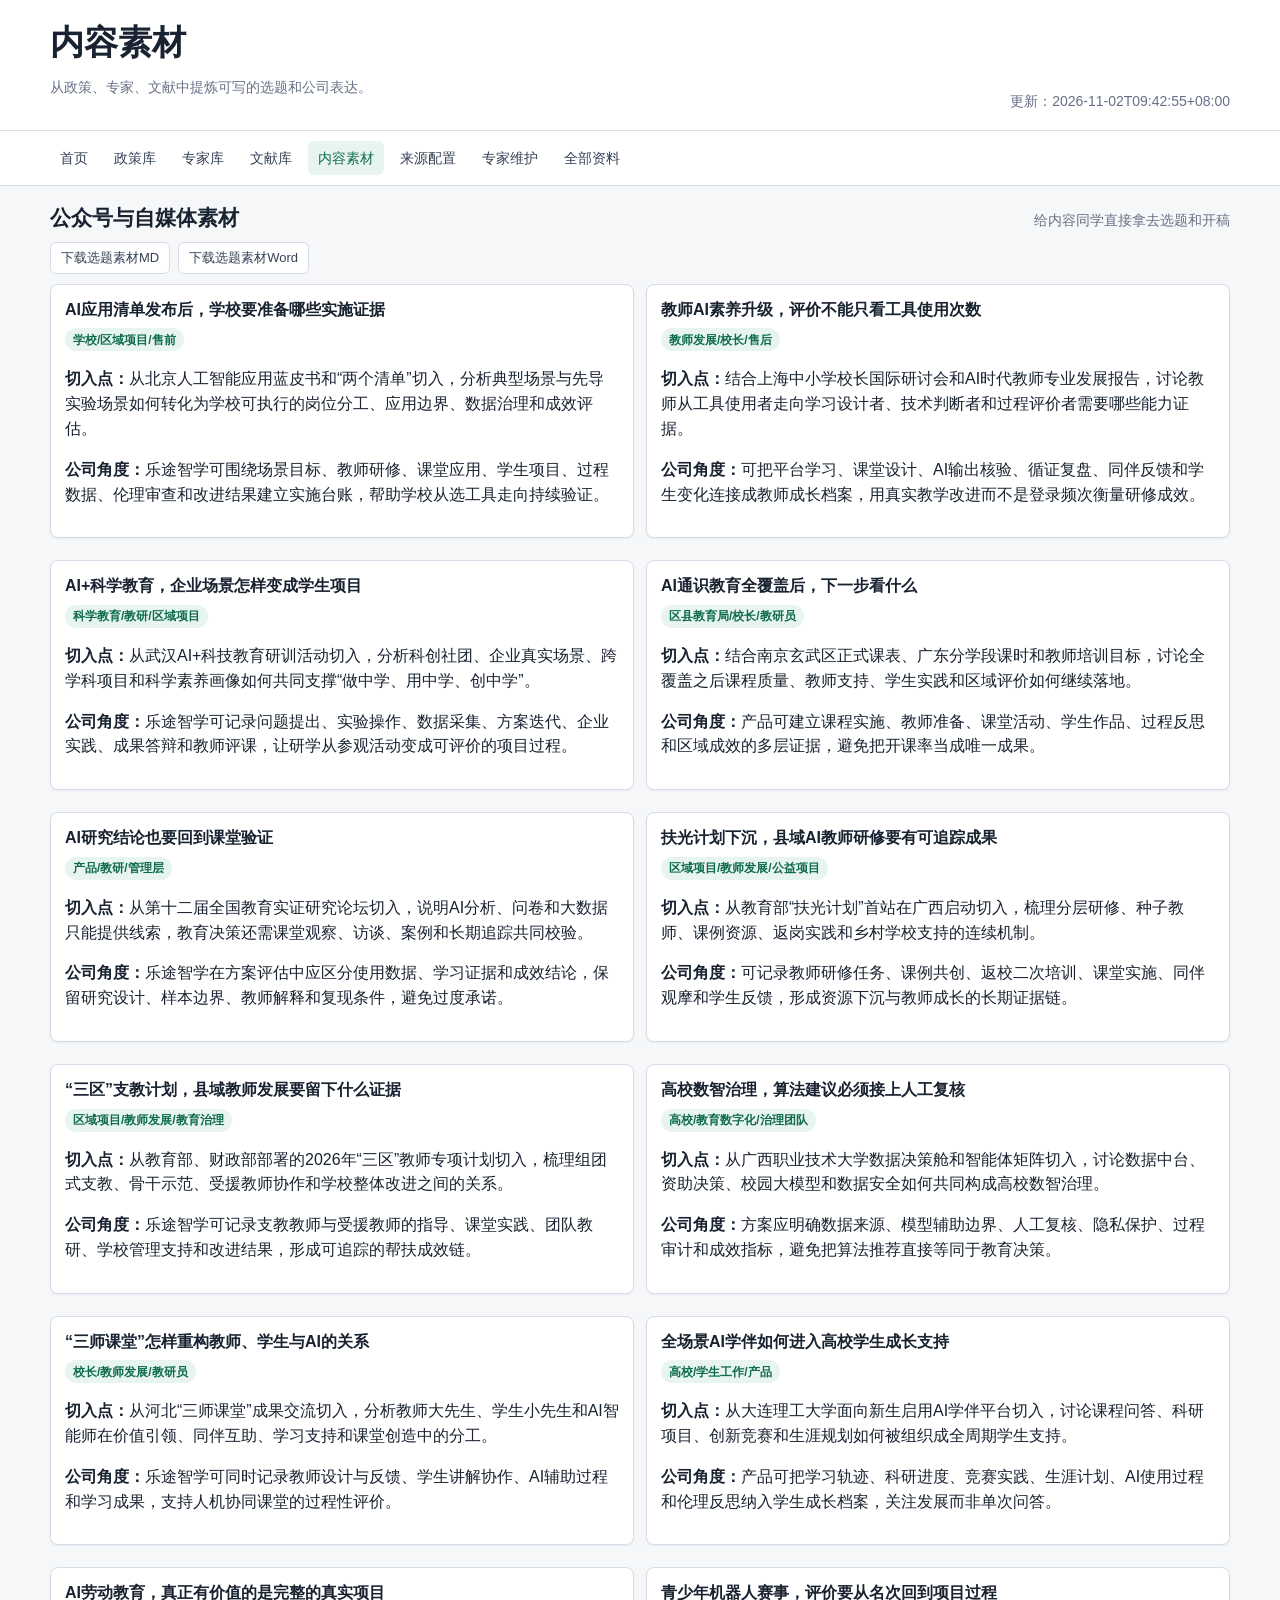
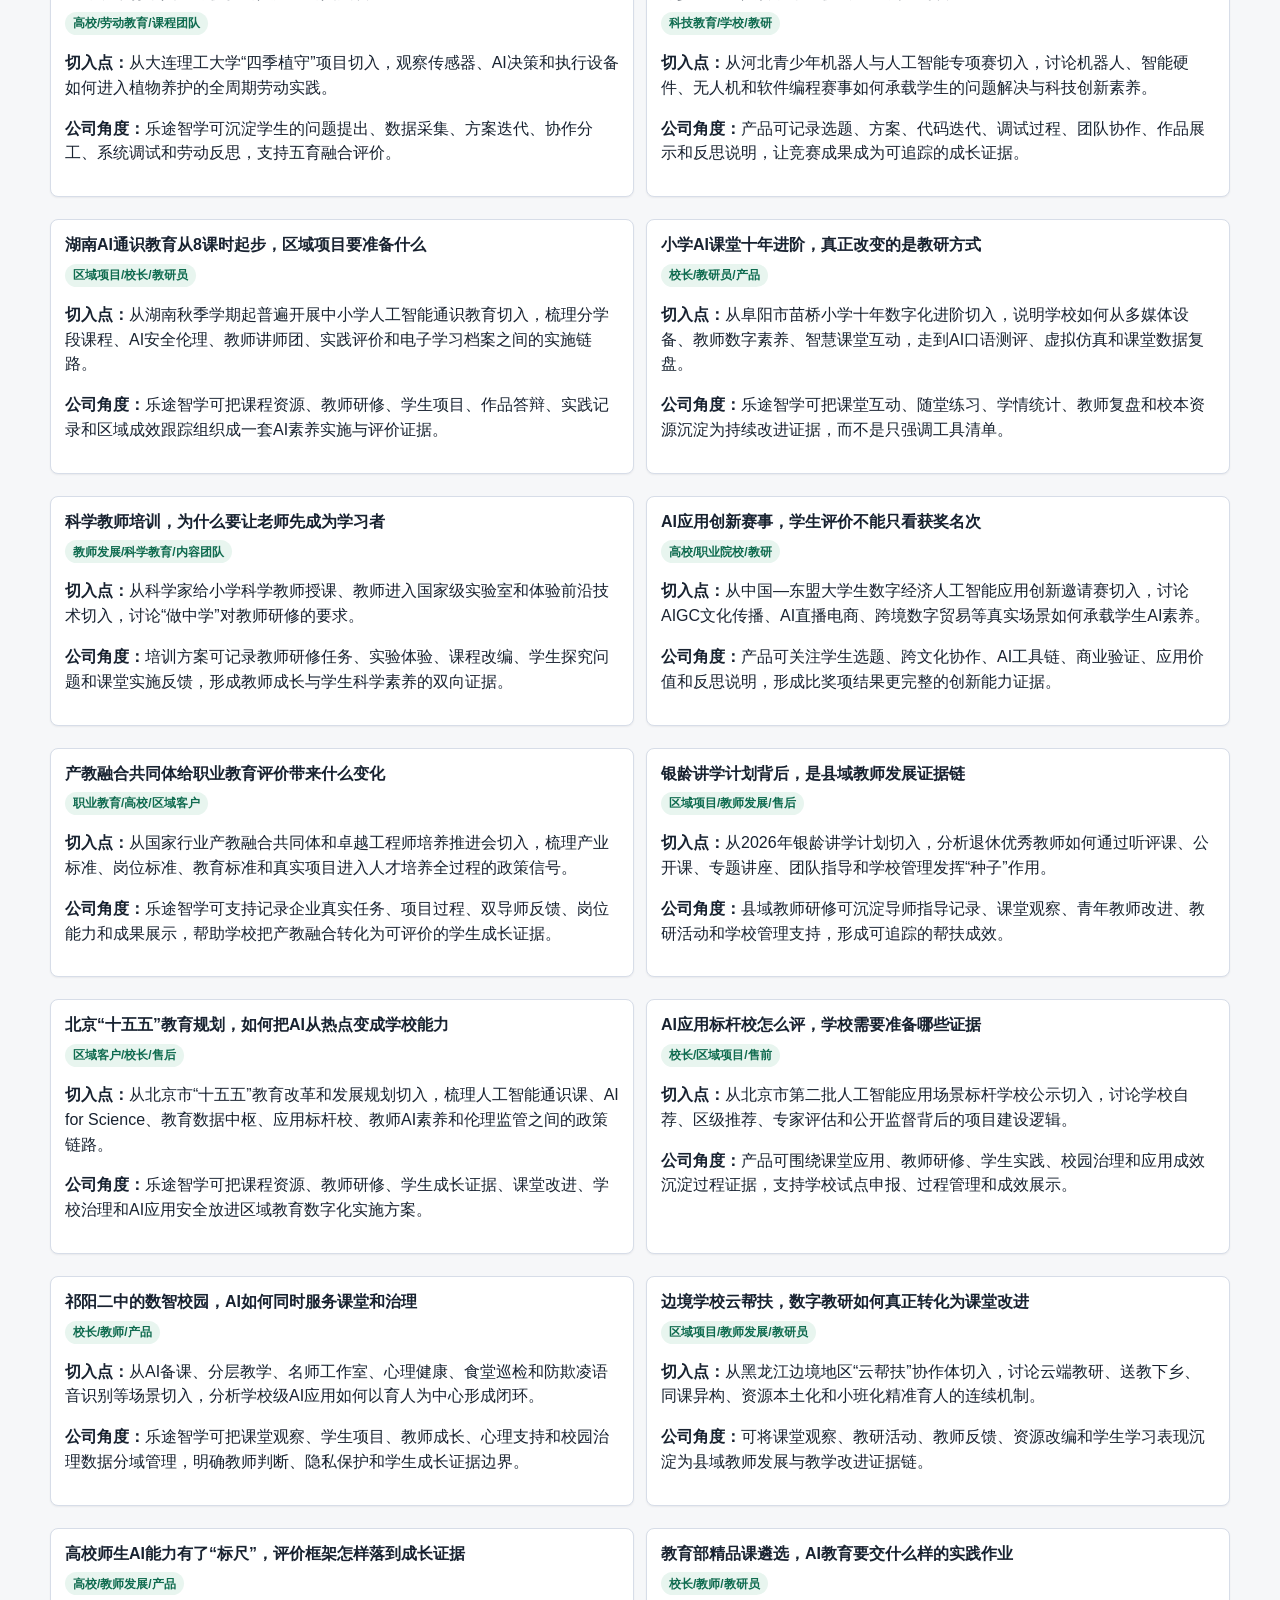
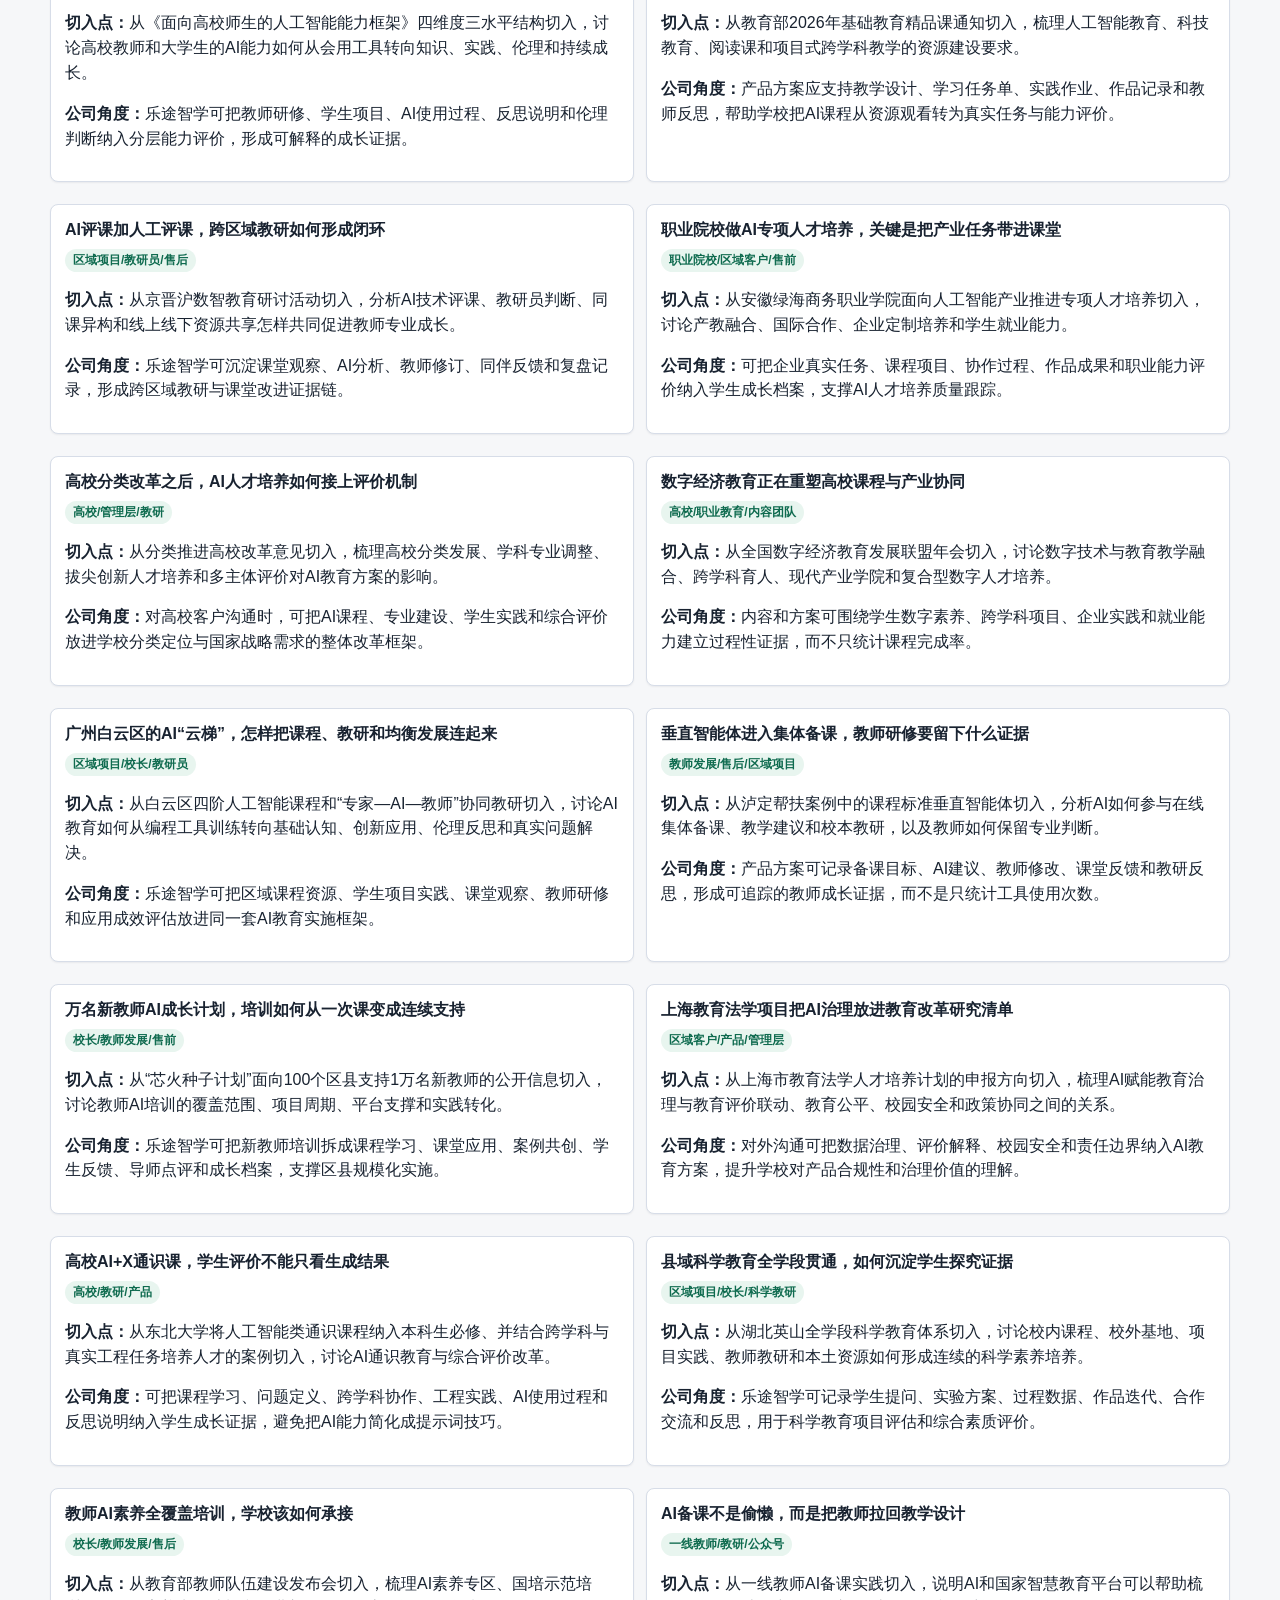
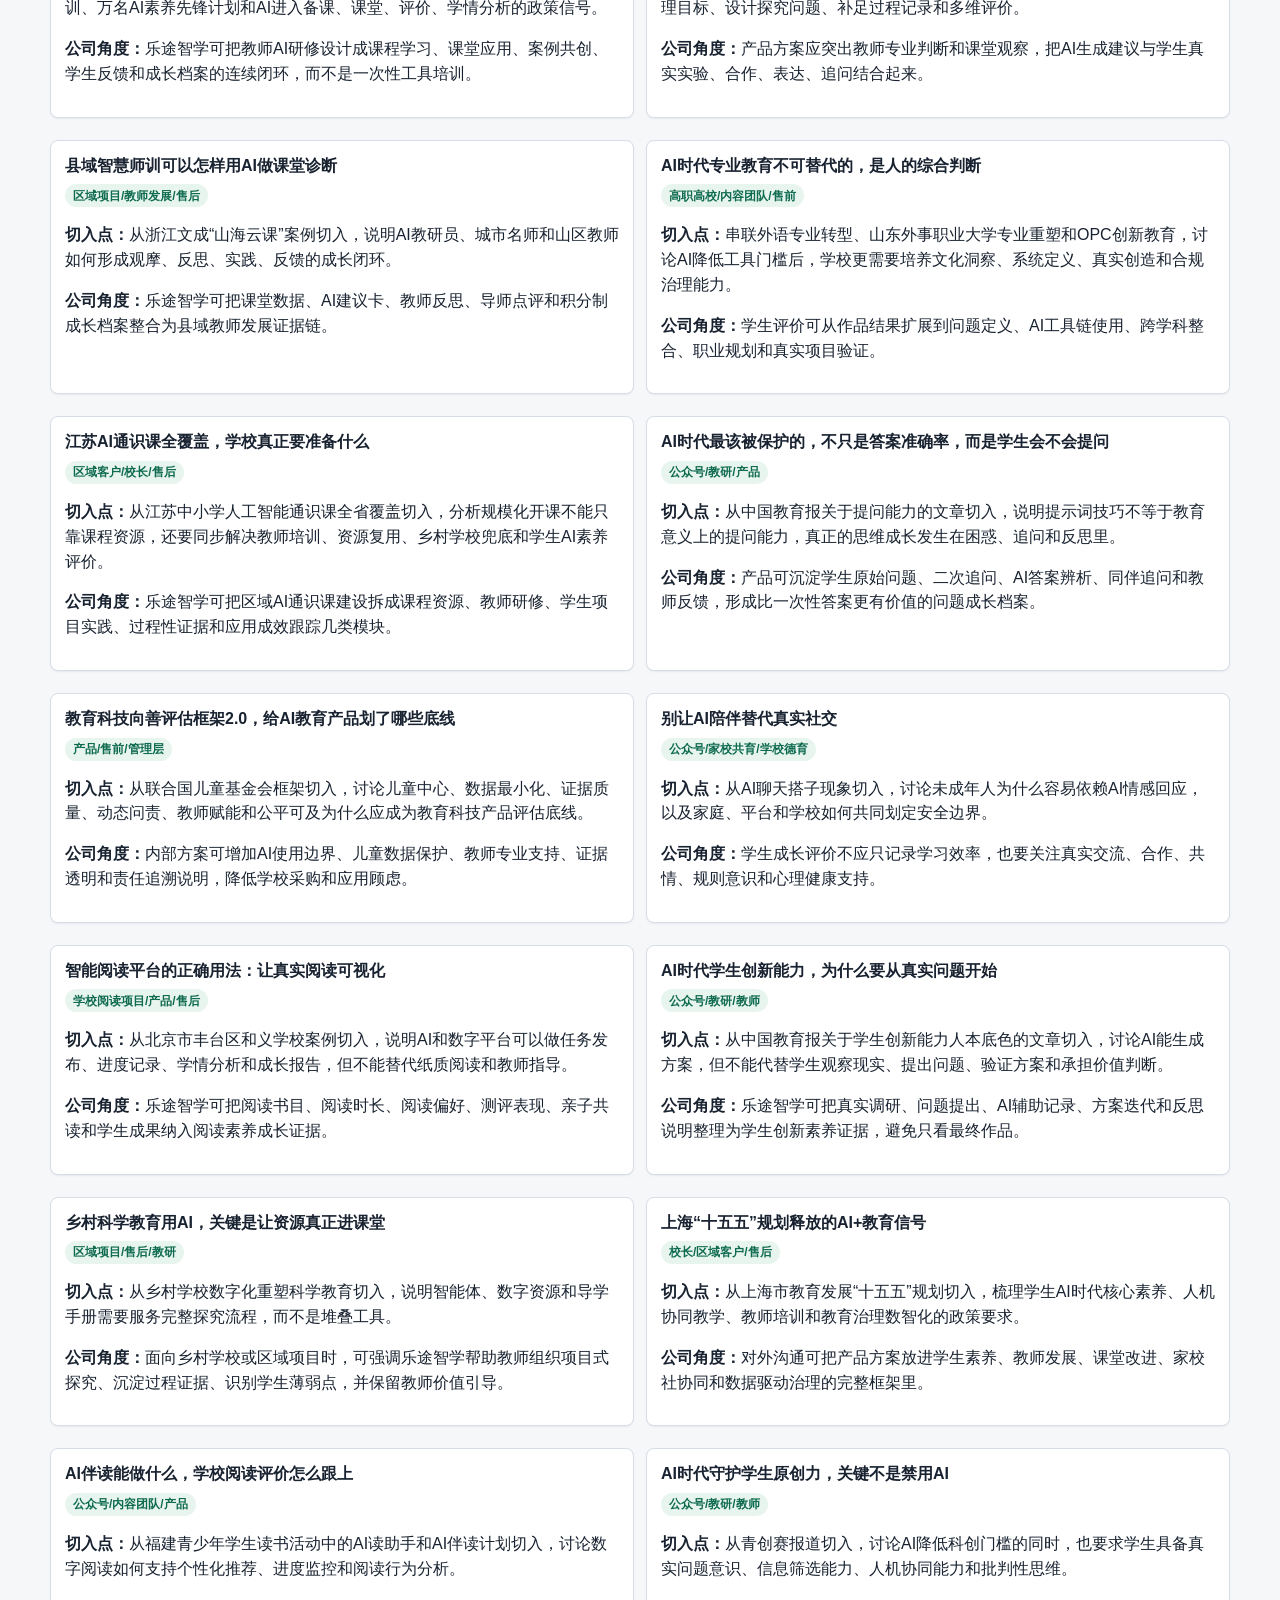
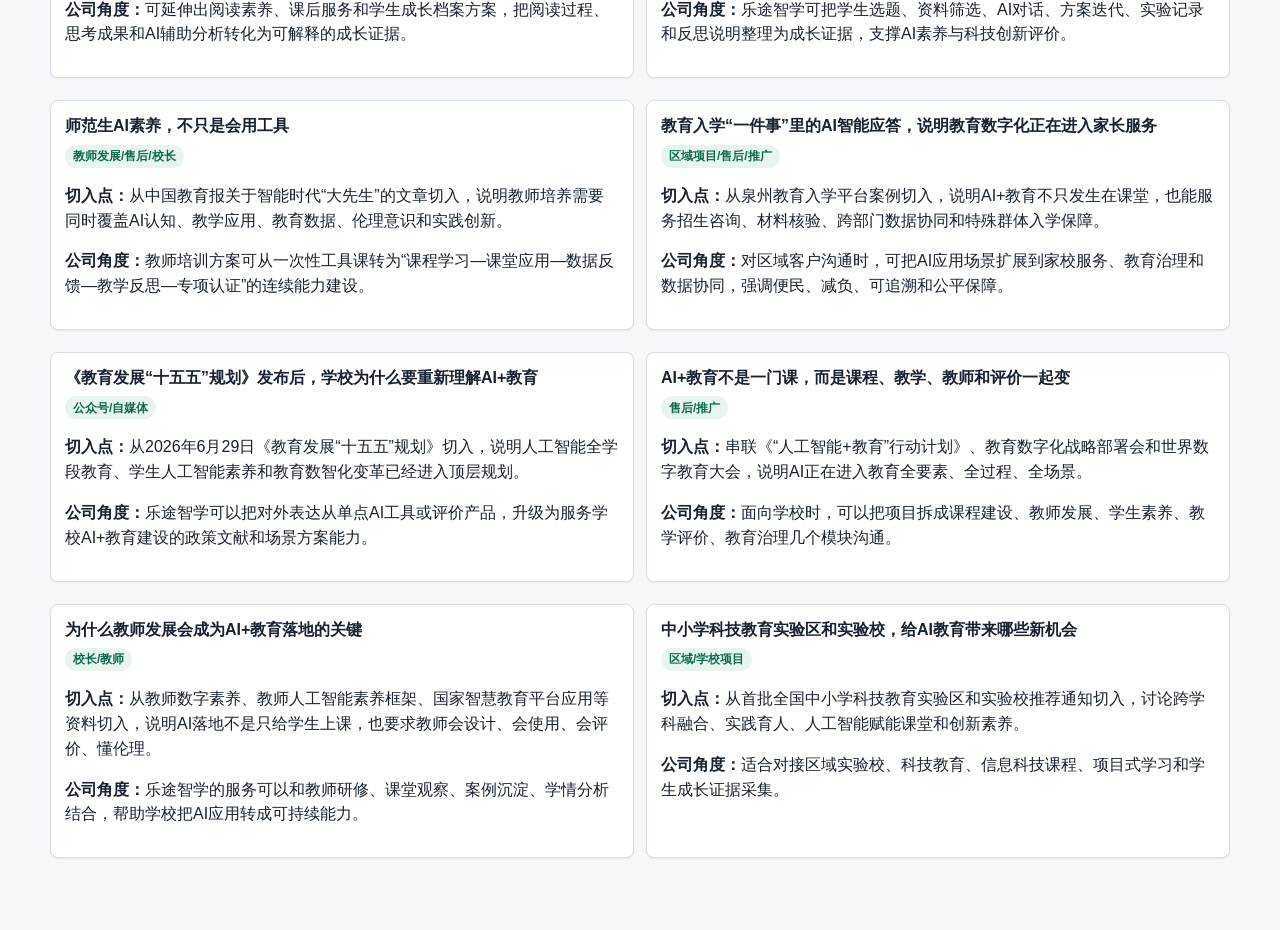
<file: docs/briefs.html>
<!doctype html>
<html lang="zh-CN">
<head>
  <meta charset="utf-8">
  <meta name="viewport" content="width=device-width, initial-scale=1">
  <title>内容素材 - 乐途智学“AI+教育”政策文献知识库</title>
  <link rel="stylesheet" href="./styles.css">
</head>
<body>
  <main class="wrap">
    <section>
      <div class="section-head">
        <h2>公众号与自媒体素材</h2>
        <span class="hint">给内容同学直接拿去选题和开稿</span>
      </div>
      <div class="toolbar">
        <button type="button" id="download-md">下载选题素材MD</button>
        <button type="button" id="download-doc">下载选题素材Word</button>
      </div>
      <div class="grid-2" id="briefs"></div>
    </section>
  </main>
  <script src="./app.js"></script>
  <script>
    App.shell("内容素材", "从政策、专家、文献中提炼可写的选题和公司表达。");
    App.load().then((data) => {
      App.setUpdated(data);
      const briefs = (data.contentBriefs || []).map((brief) => ({
        title: brief.title,
        date: data.generatedAt,
        type: "内容素材",
        source: "乐途智学内部整理",
        url: location.href,
        region: "内部",
        topics: [brief.audience],
        keywords: [],
        summary: brief.angle,
        businessRelation: brief.companyPoint
      }));
      document.querySelector("#briefs").innerHTML = (data.contentBriefs || []).map((brief) => `
        <article class="brief">
          <h3>${App.esc(brief.title)}</h3>
          <div class="meta"><span class="tag type">${App.esc(brief.audience)}</span></div>
          <p><strong>切入点：</strong>${App.esc(brief.angle)}</p>
          <p><strong>公司角度：</strong>${App.esc(brief.companyPoint)}</p>
        </article>
      `).join("");
      App.bindCollectionDownload(document.querySelector("#download-md"), "内容素材", briefs, "md");
      App.bindCollectionDownload(document.querySelector("#download-doc"), "内容素材", briefs, "doc");
    });
  </script>
</body>
</html>
</file>
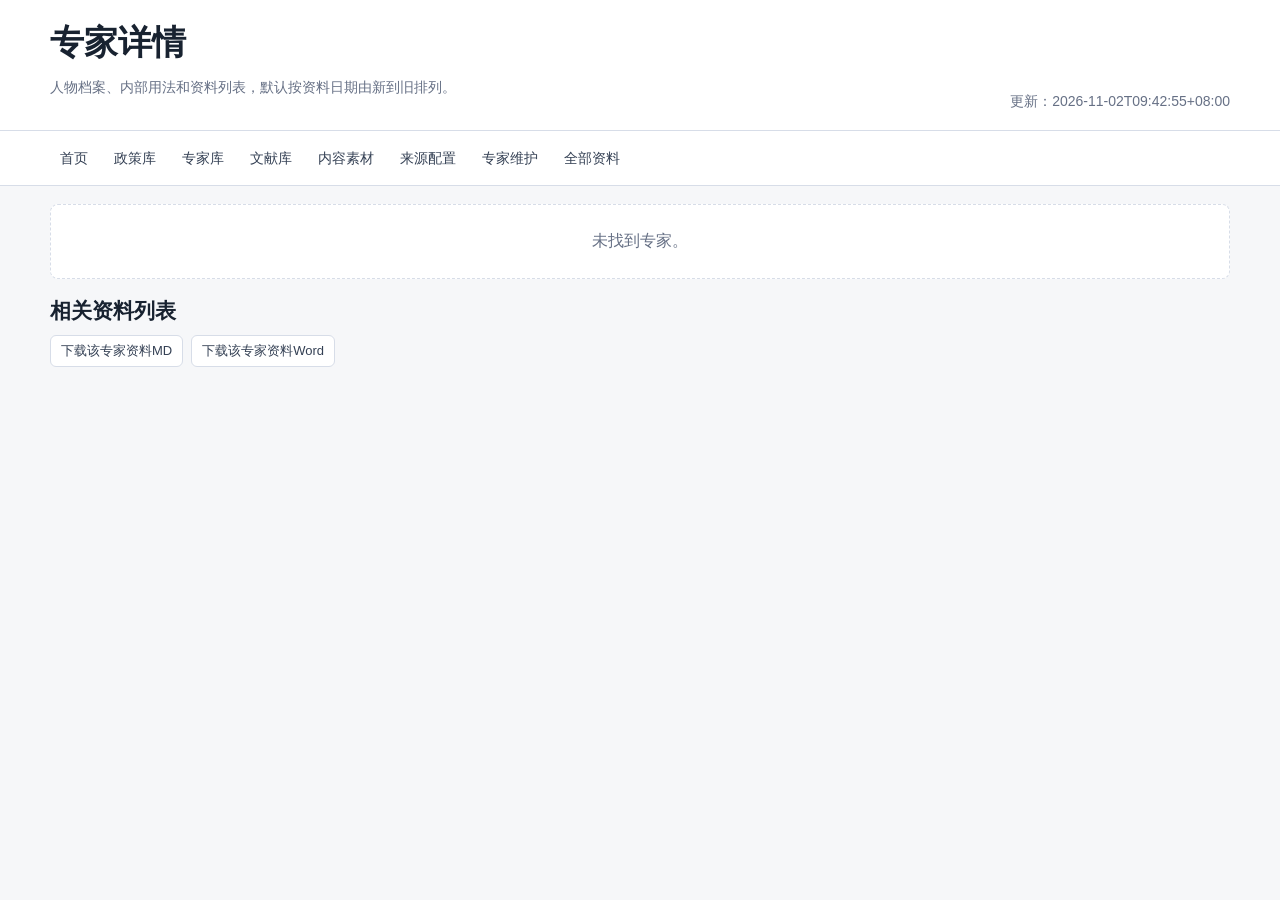
<file: docs/expert.html>
<!doctype html>
<html lang="zh-CN">
<head>
  <meta charset="utf-8">
  <meta name="viewport" content="width=device-width, initial-scale=1">
  <title>专家详情 - 乐途智学“AI+教育”政策文献知识库</title>
  <link rel="stylesheet" href="./styles.css">
</head>
<body>
  <main class="wrap">
    <section id="profile"></section>
    <section>
      <div class="section-head">
        <h2>相关资料列表</h2>
        <span class="hint" id="count"></span>
      </div>
      <div class="toolbar">
        <button type="button" id="download-md">下载该专家资料MD</button>
        <button type="button" id="download-doc">下载该专家资料Word</button>
      </div>
      <div id="resources"></div>
    </section>
  </main>
  <script src="./app.js"></script>
  <script>
    App.shell("专家详情", "人物档案、内部用法和资料列表，默认按资料日期由新到旧排列。");
    const id = new URLSearchParams(location.search).get("id");
    App.load().then((data) => {
      App.setUpdated(data);
      const expert = (data.experts || []).find((item) => String(item.id || item.name) === String(id));
      if (!expert) {
        document.querySelector("#profile").innerHTML = '<div class="empty">未找到专家。</div>';
        return;
      }
      document.title = `${expert.name} - 专家详情`;
      document.querySelector("h1").textContent = expert.name;
      document.querySelector("#profile").innerHTML = `
        <div class="panel">
          <div class="expert-top">
            <div>
              <div class="expert-name">${App.esc(expert.name)}</div>
              <p>${App.esc(expert.profile)}</p>
            </div>
            <a href="experts.html">返回专家库</a>
          </div>
          <div class="tags">${App.tags(expert.focus || [])}</div>
          <p><strong>为什么相关：</strong>${App.esc(expert.whyRelevant)}</p>
          <p><strong>售后用法：</strong>${App.esc(expert.salesUse)}</p>
          <p><strong>内容用法：</strong>${App.esc(expert.contentUse)}</p>
        </div>
      `;
      const resources = App.sortByDate(expert.resources || []);
      document.querySelector("#count").textContent = `${resources.length} 条`;
      document.querySelector("#resources").innerHTML = resources.map(App.expertResource).join("") || '<div class="empty">暂无资料。</div>';
      App.bindResourceDownloads(document.querySelector("#resources"), resources);
      App.bindCollectionDownload(document.querySelector("#download-md"), `${expert.name}专家资料`, resources, "md");
      App.bindCollectionDownload(document.querySelector("#download-doc"), `${expert.name}专家资料`, resources, "doc");
    });
  </script>
</body>
</html>
</file>
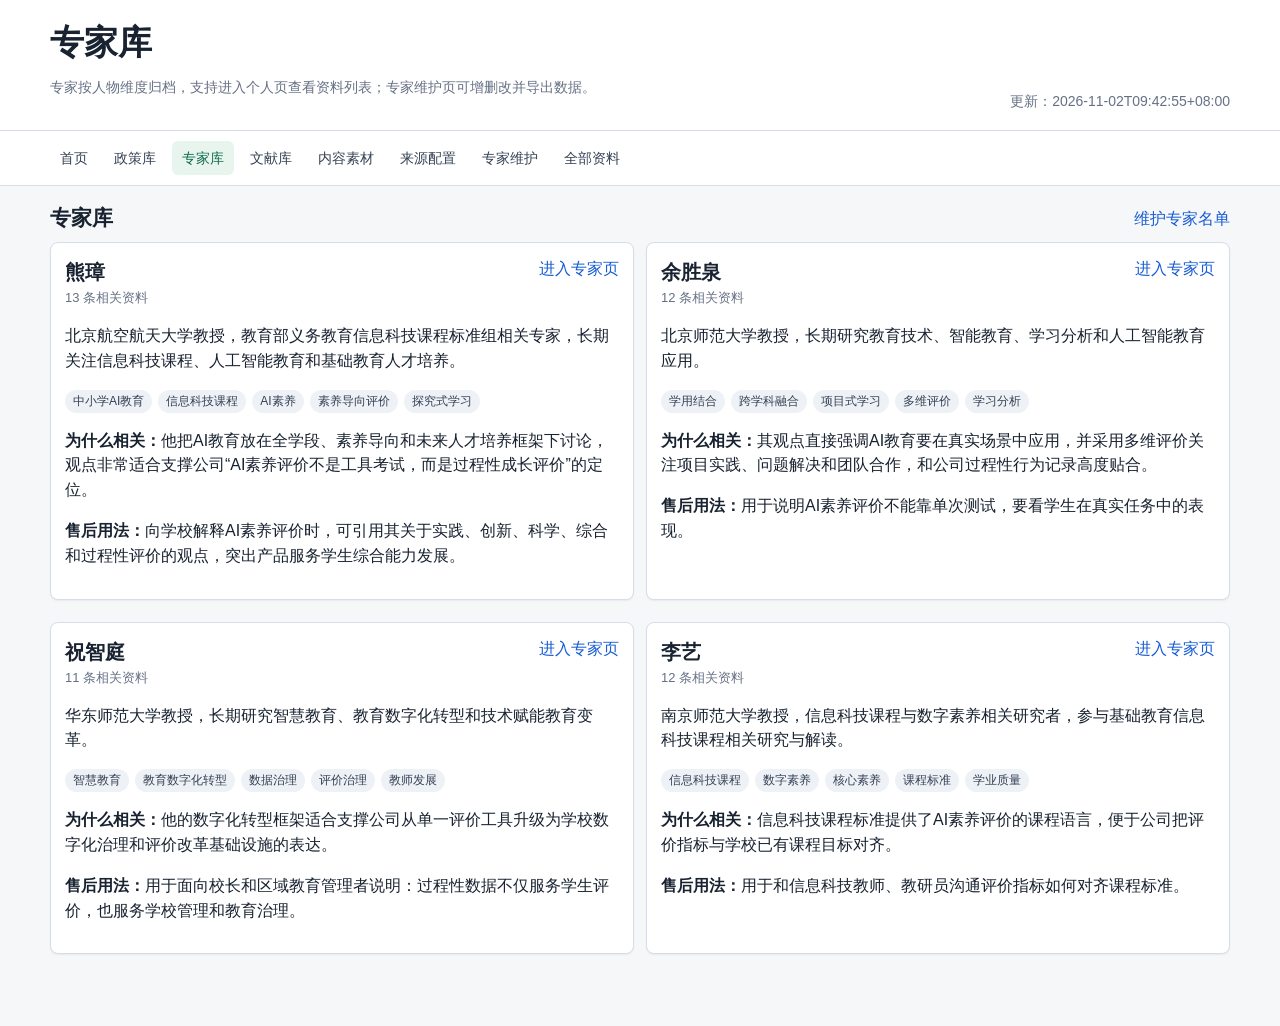
<file: docs/experts.html>
<!doctype html>
<html lang="zh-CN">
<head>
  <meta charset="utf-8">
  <meta name="viewport" content="width=device-width, initial-scale=1">
  <title>专家库 - 乐途智学“AI+教育”政策文献知识库</title>
  <link rel="stylesheet" href="./styles.css">
</head>
<body>
  <main class="wrap">
    <section>
      <div class="section-head">
        <h2>专家库</h2>
        <a href="admin.html">维护专家名单</a>
      </div>
      <div class="grid-2" id="experts"></div>
    </section>
  </main>
  <script src="./app.js"></script>
  <script>
    App.shell("专家库", "专家按人物维度归档，支持进入个人页查看资料列表；专家维护页可增删改并导出数据。");
    App.load().then((data) => {
      App.setUpdated(data);
      document.querySelector("#experts").innerHTML = (data.experts || []).map(App.expertCard).join("");
    });
  </script>
</body>
</html>
</file>
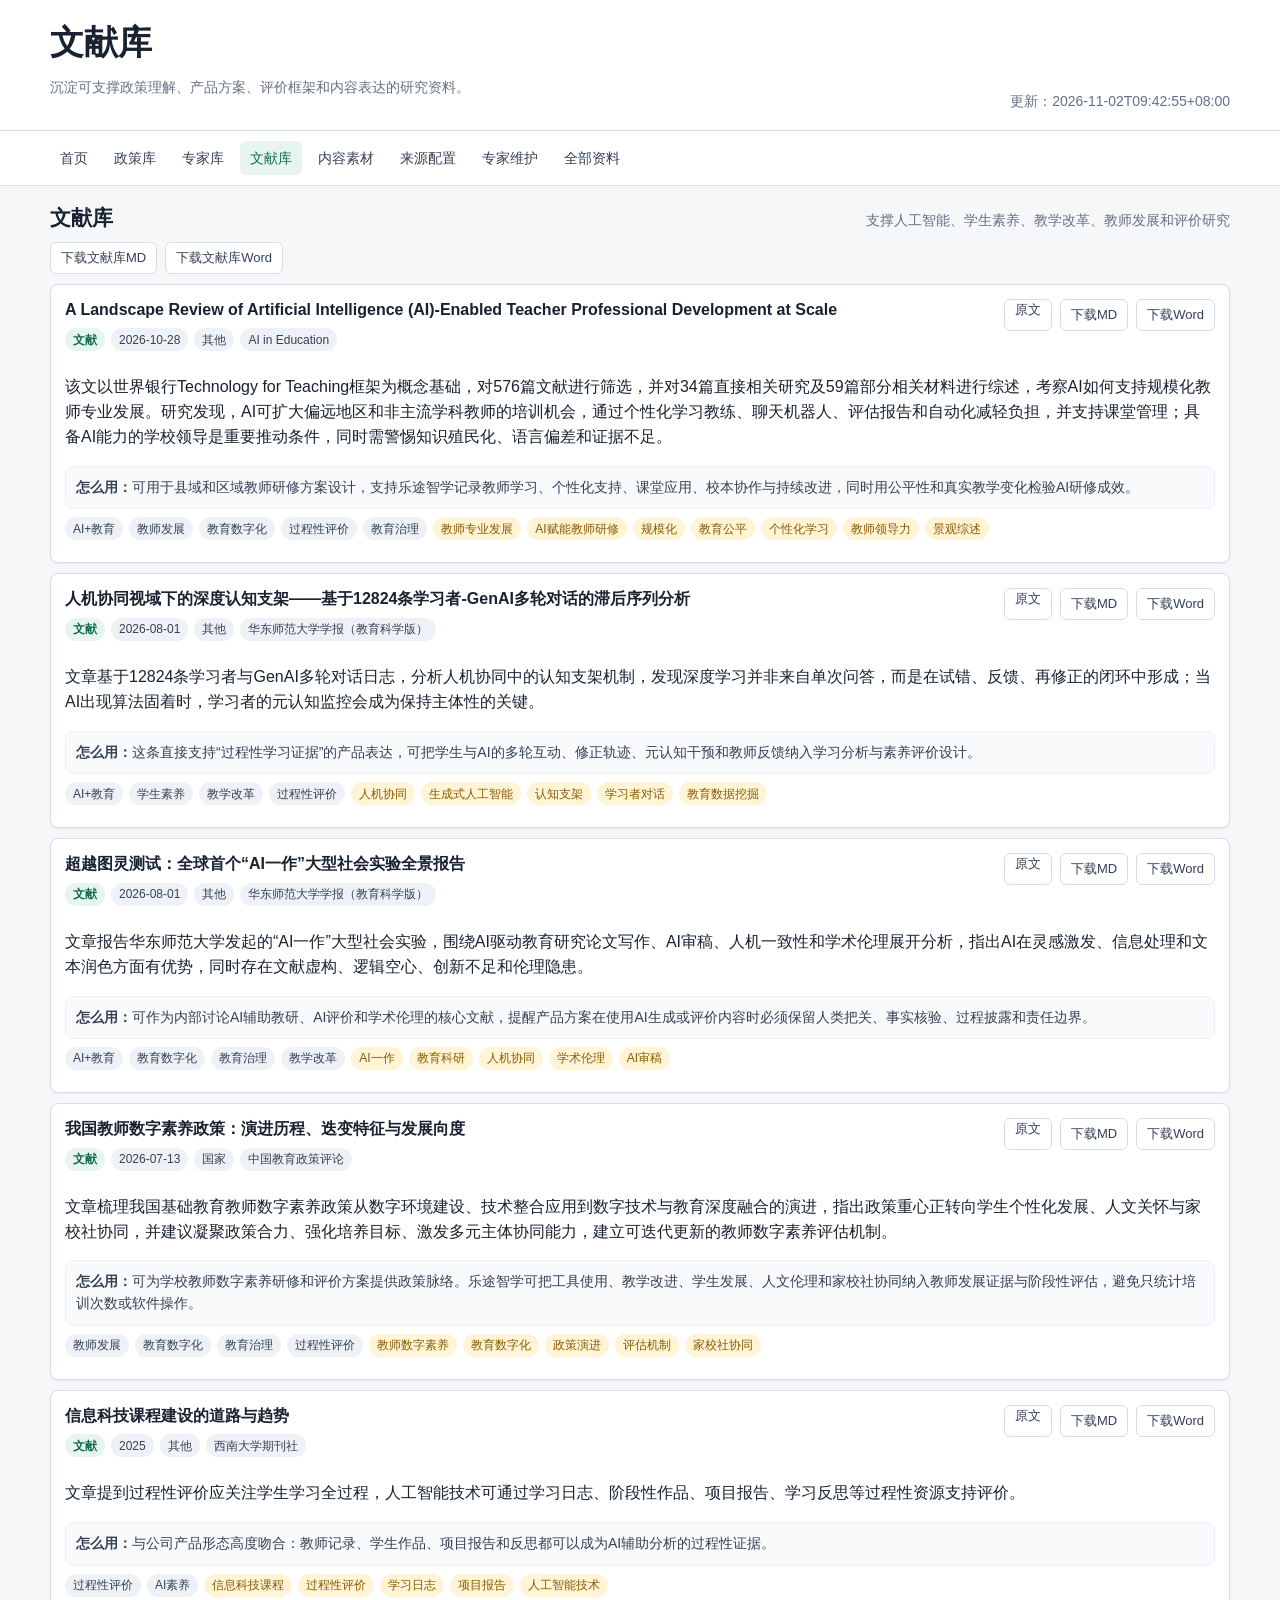
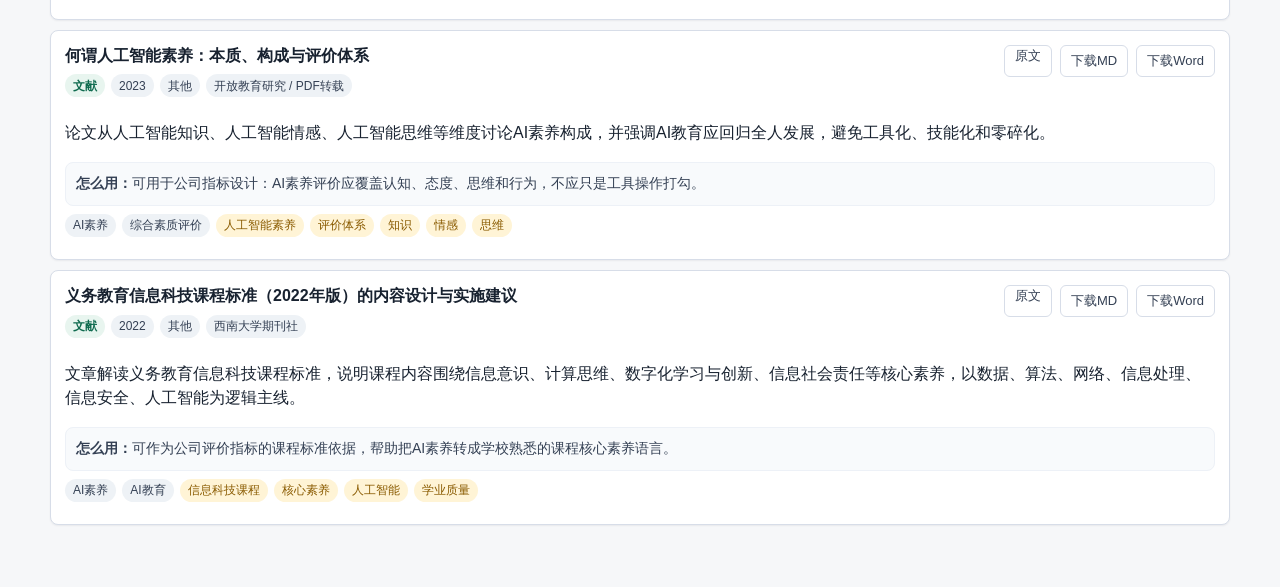
<file: docs/papers.html>
<!doctype html>
<html lang="zh-CN">
<head>
  <meta charset="utf-8">
  <meta name="viewport" content="width=device-width, initial-scale=1">
  <title>文献库 - 乐途智学“AI+教育”政策文献知识库</title>
  <link rel="stylesheet" href="./styles.css">
</head>
<body>
  <main class="wrap">
    <section>
      <div class="section-head">
        <h2>文献库</h2>
        <span class="hint">支撑人工智能、学生素养、教学改革、教师发展和评价研究</span>
      </div>
      <div class="toolbar">
        <button type="button" id="download-md">下载文献库MD</button>
        <button type="button" id="download-doc">下载文献库Word</button>
      </div>
      <div id="list"></div>
    </section>
  </main>
  <script src="./app.js"></script>
  <script>
    App.shell("文献库", "沉淀可支撑政策理解、产品方案、评价框架和内容表达的研究资料。");
    App.load().then((data) => {
      App.setUpdated(data);
      const papers = App.sortByDate(data.items.filter((item) => item.type === "文献"));
      document.querySelector("#list").innerHTML = papers.map(App.resourceCard).join("") || '<div class="empty">暂无文献资料。</div>';
      App.bindResourceDownloads(document.querySelector("#list"), papers);
      App.bindCollectionDownload(document.querySelector("#download-md"), "文献库", papers, "md");
      App.bindCollectionDownload(document.querySelector("#download-doc"), "文献库", papers, "doc");
    });
  </script>
</body>
</html>
</file>
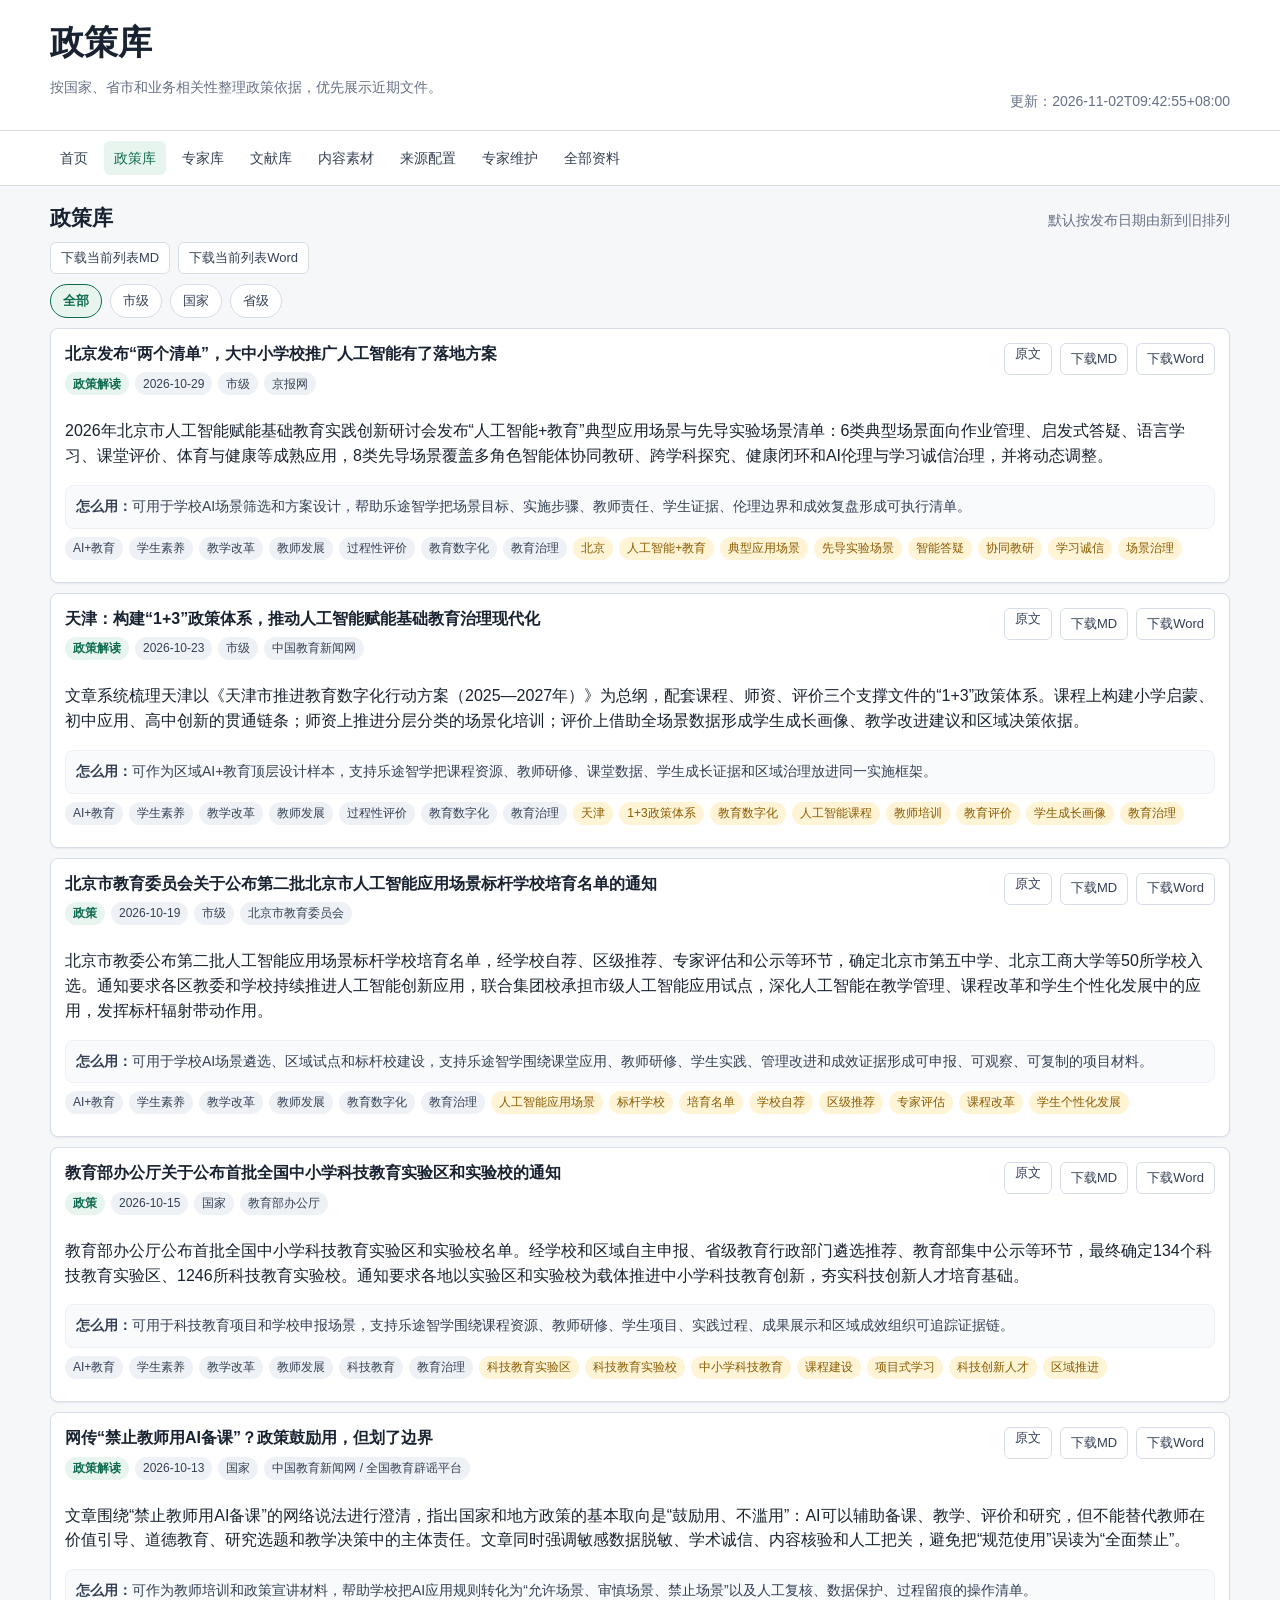
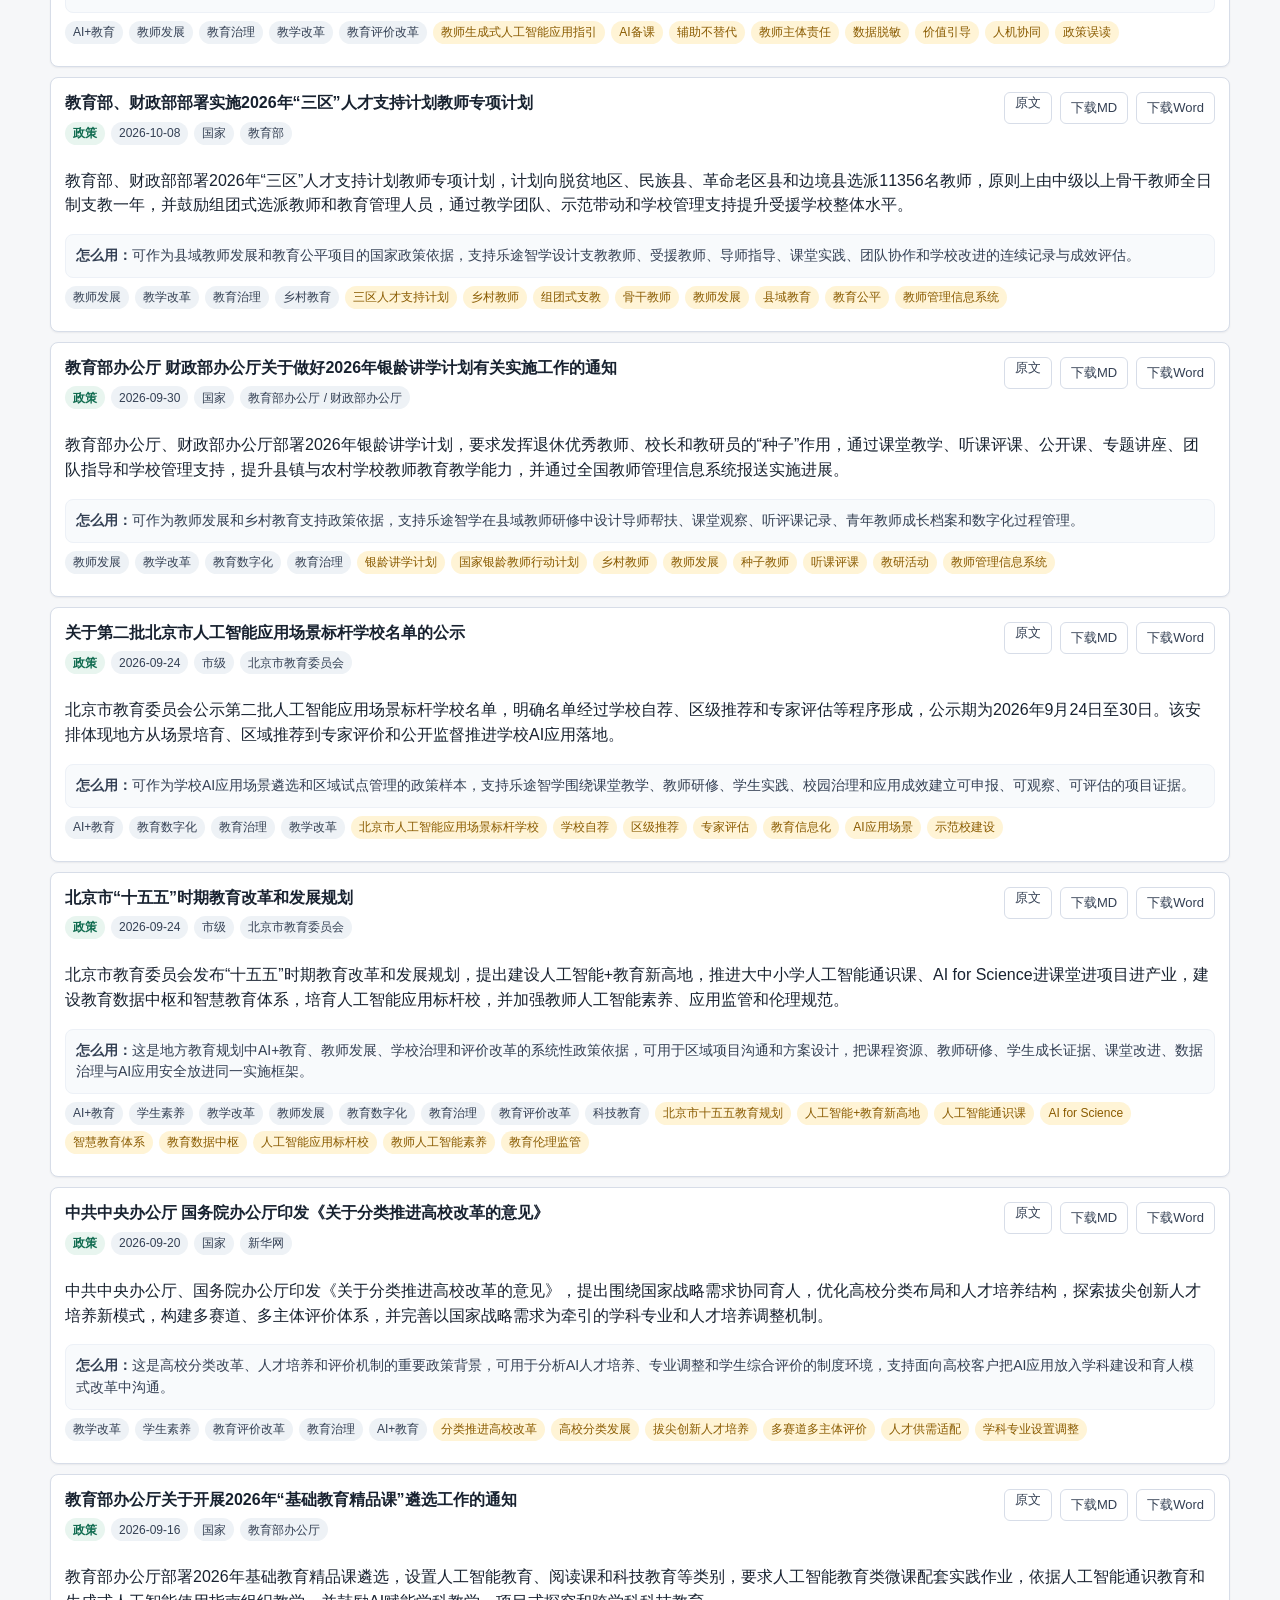
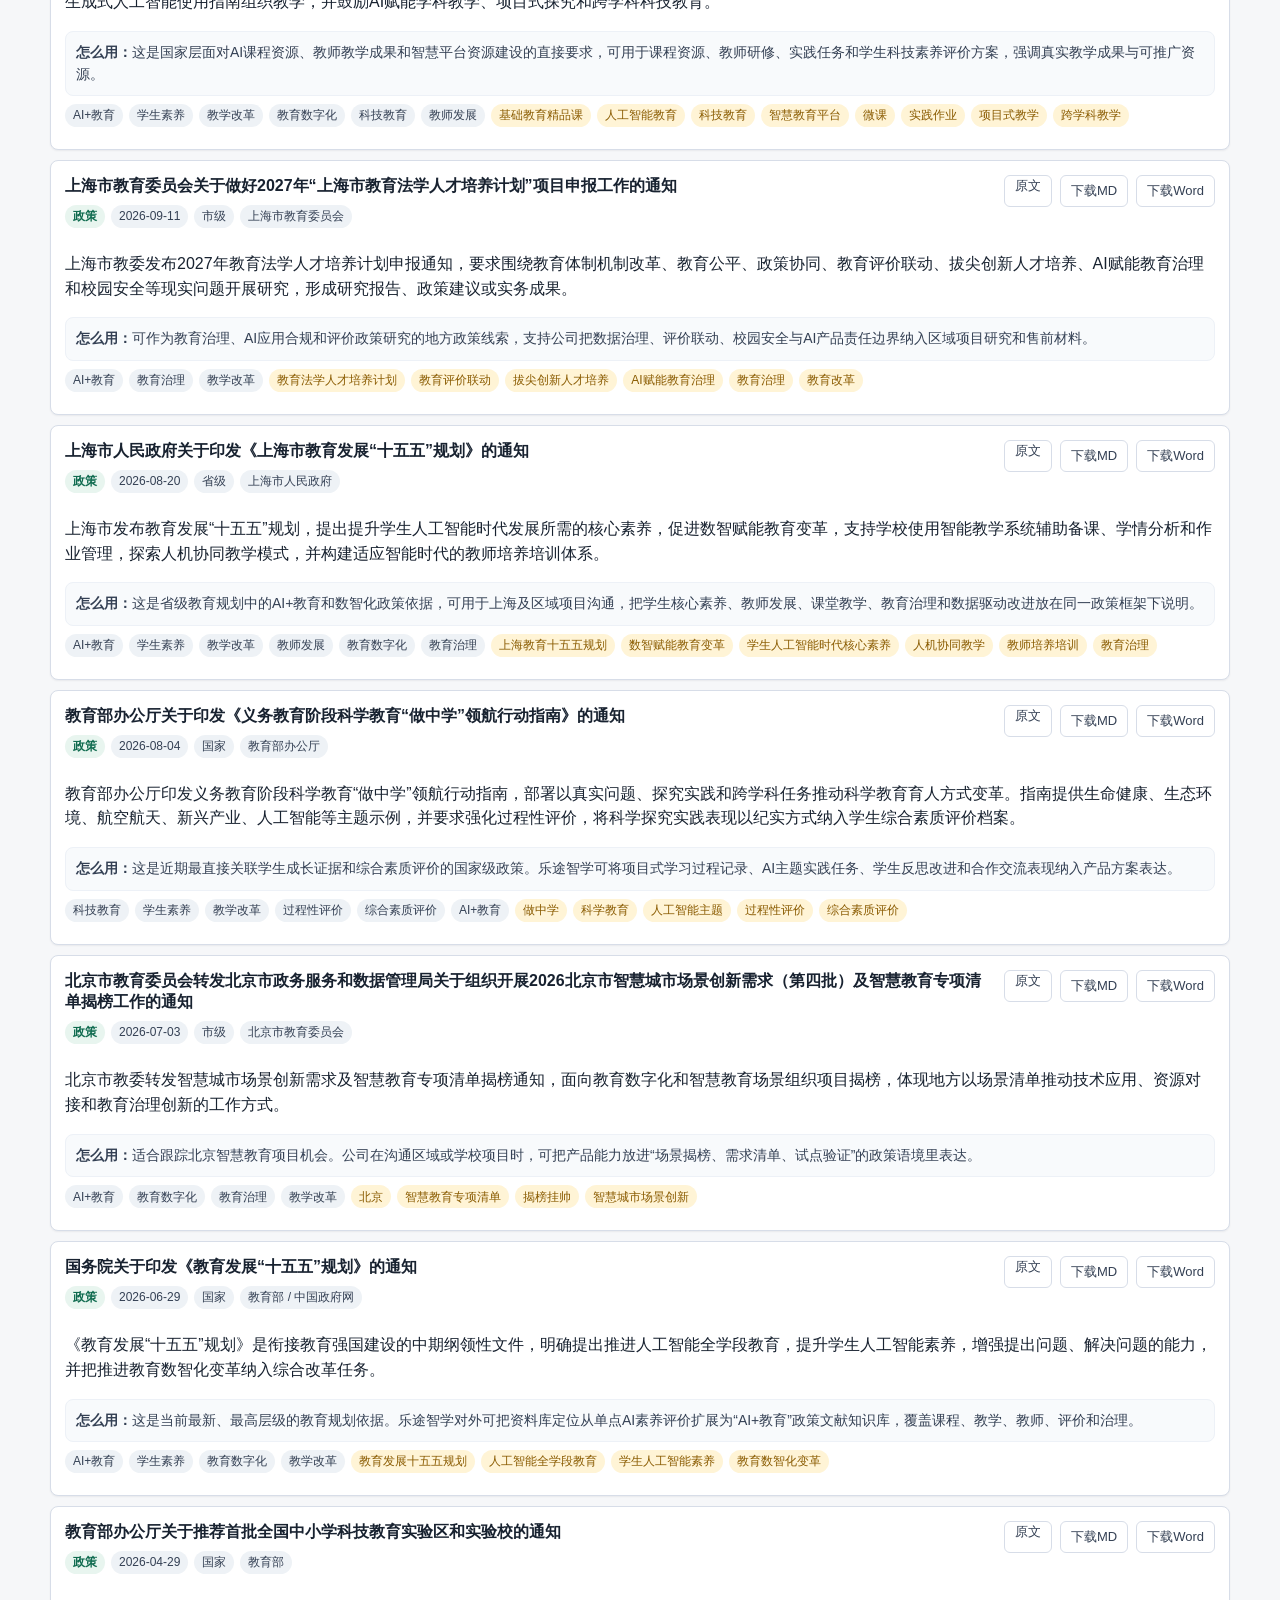
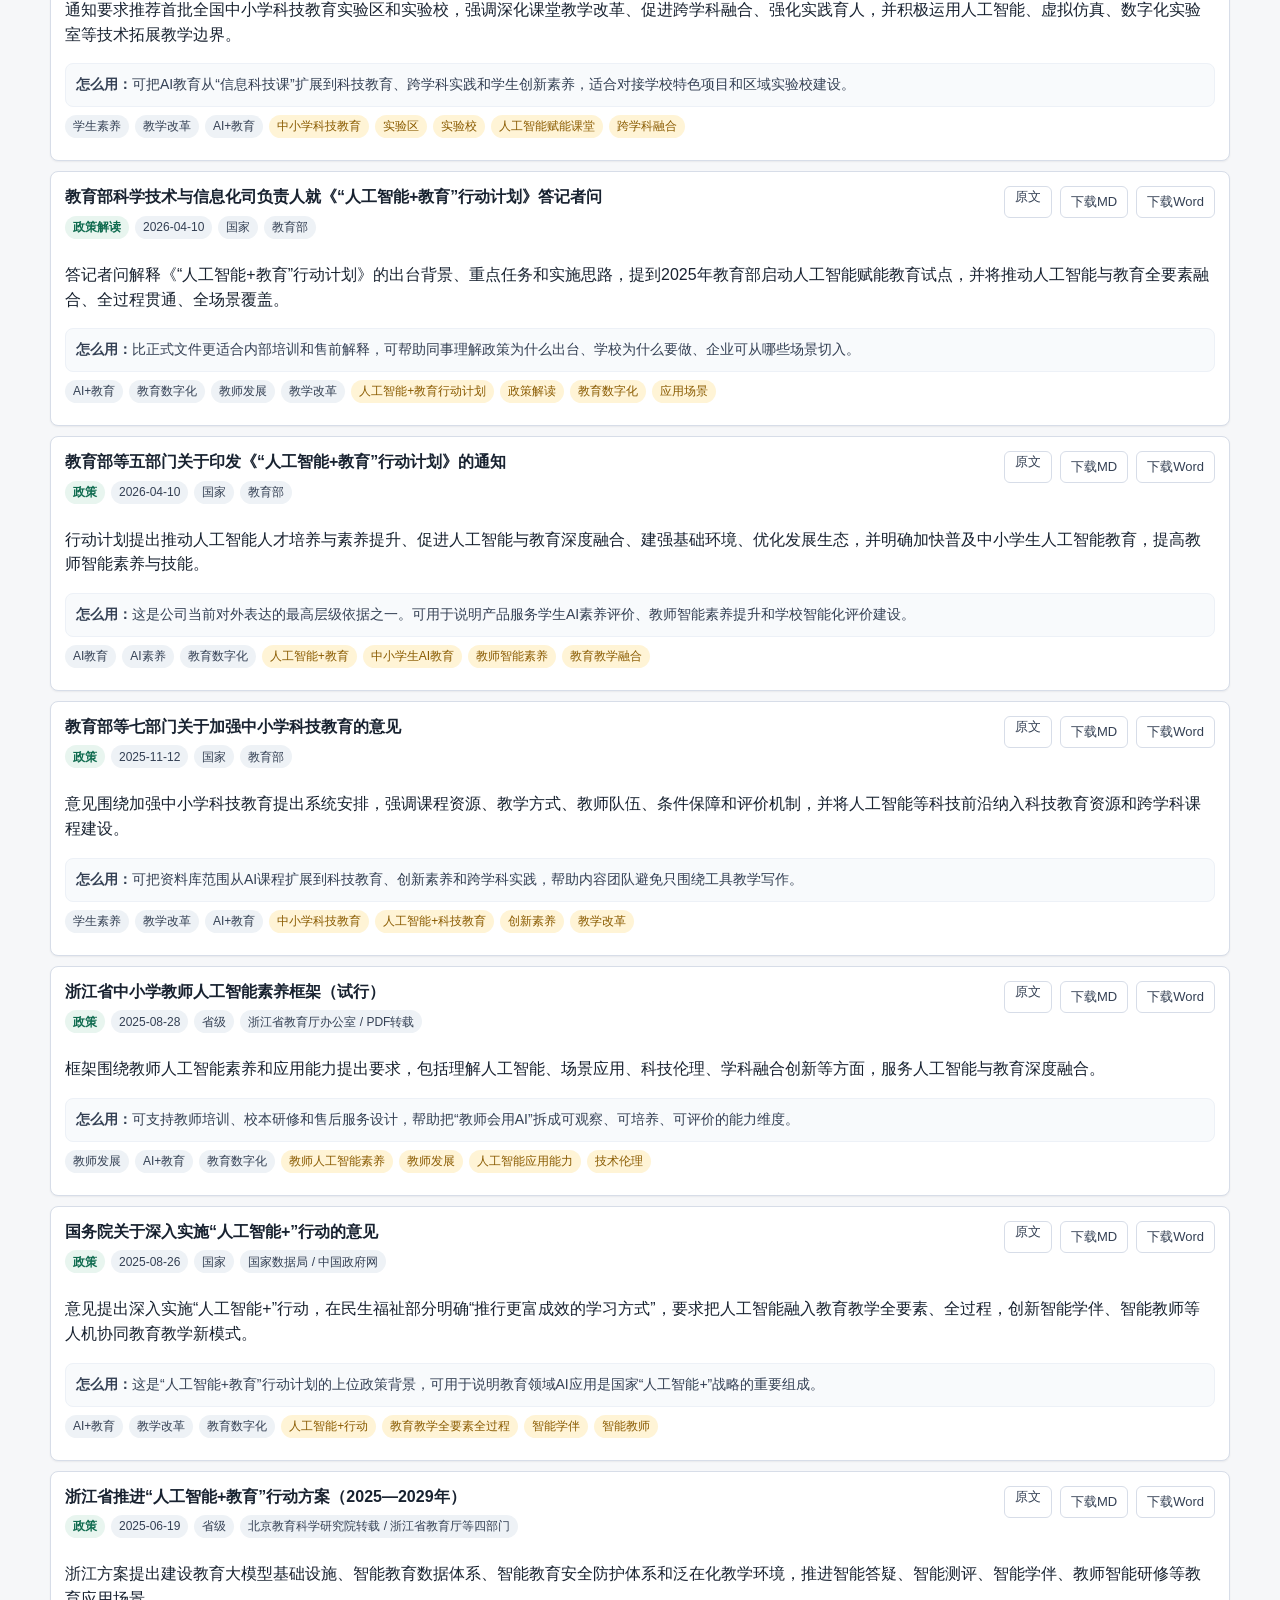
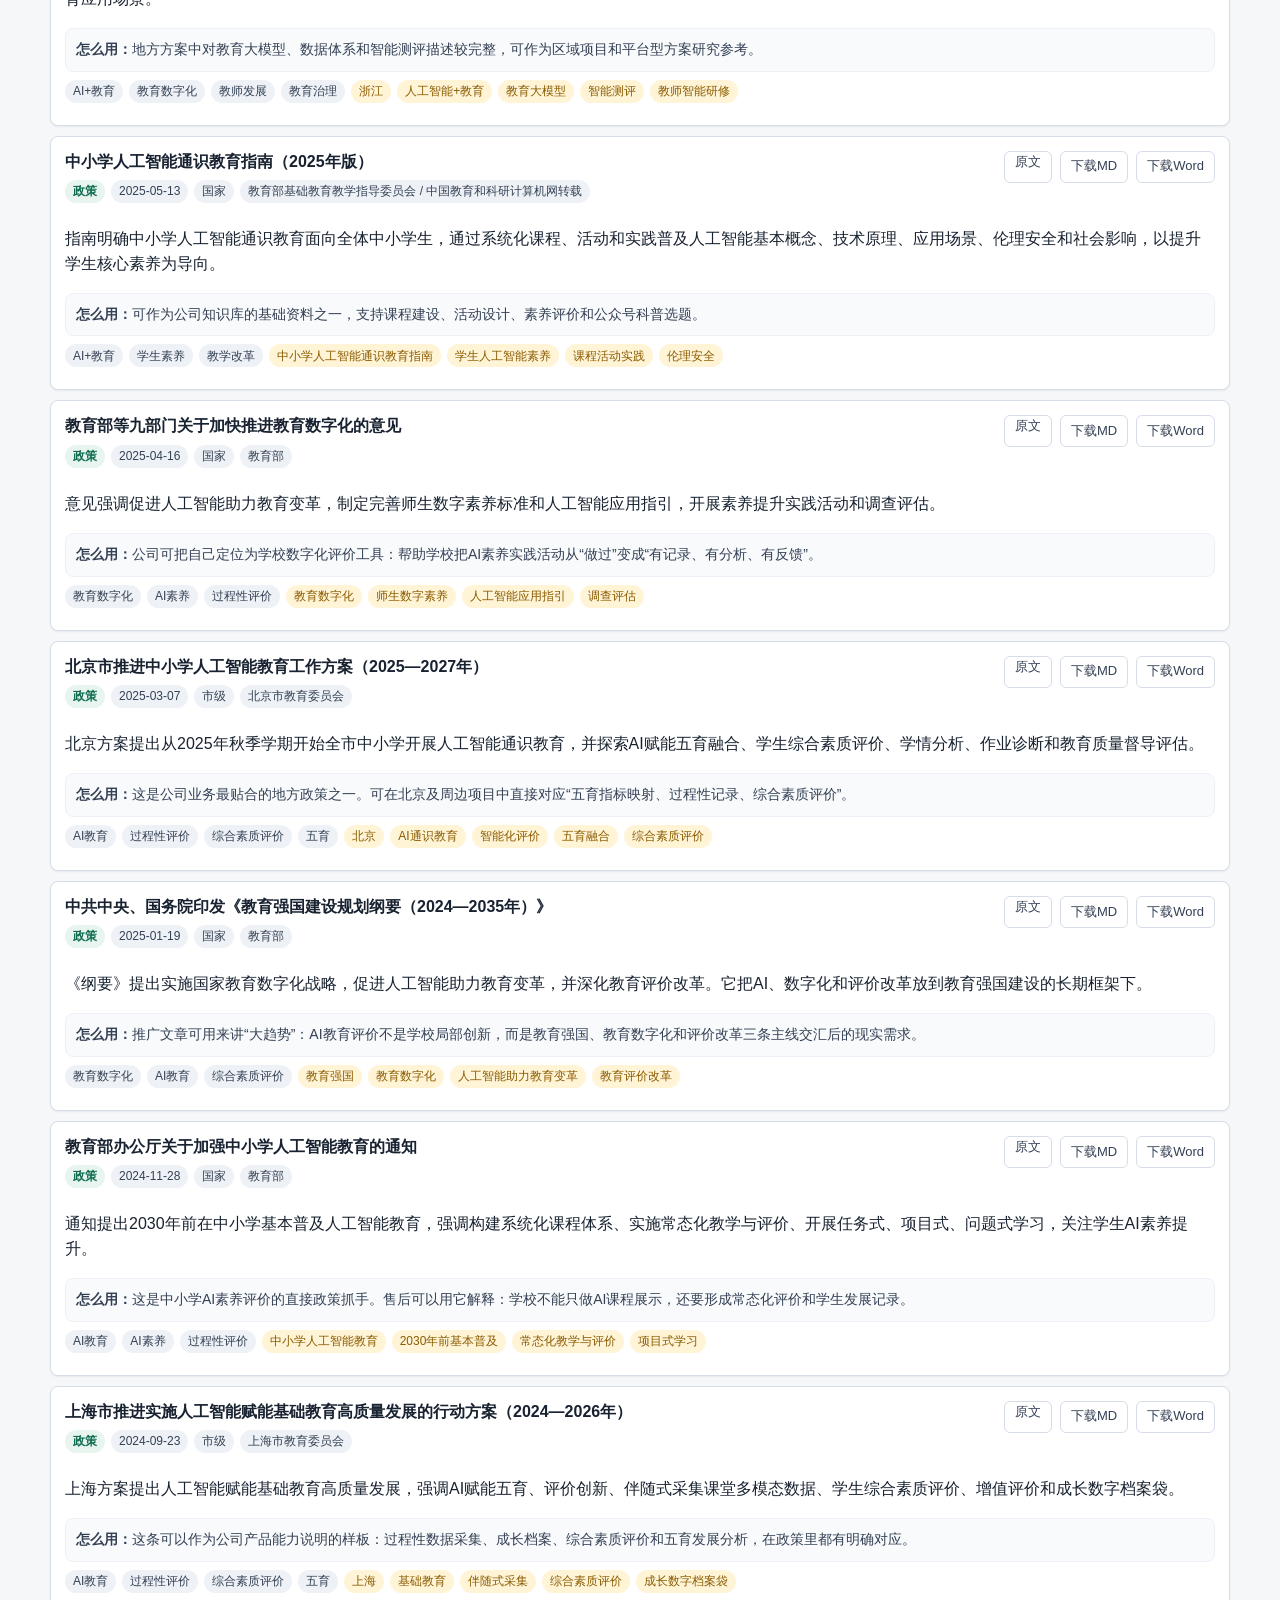
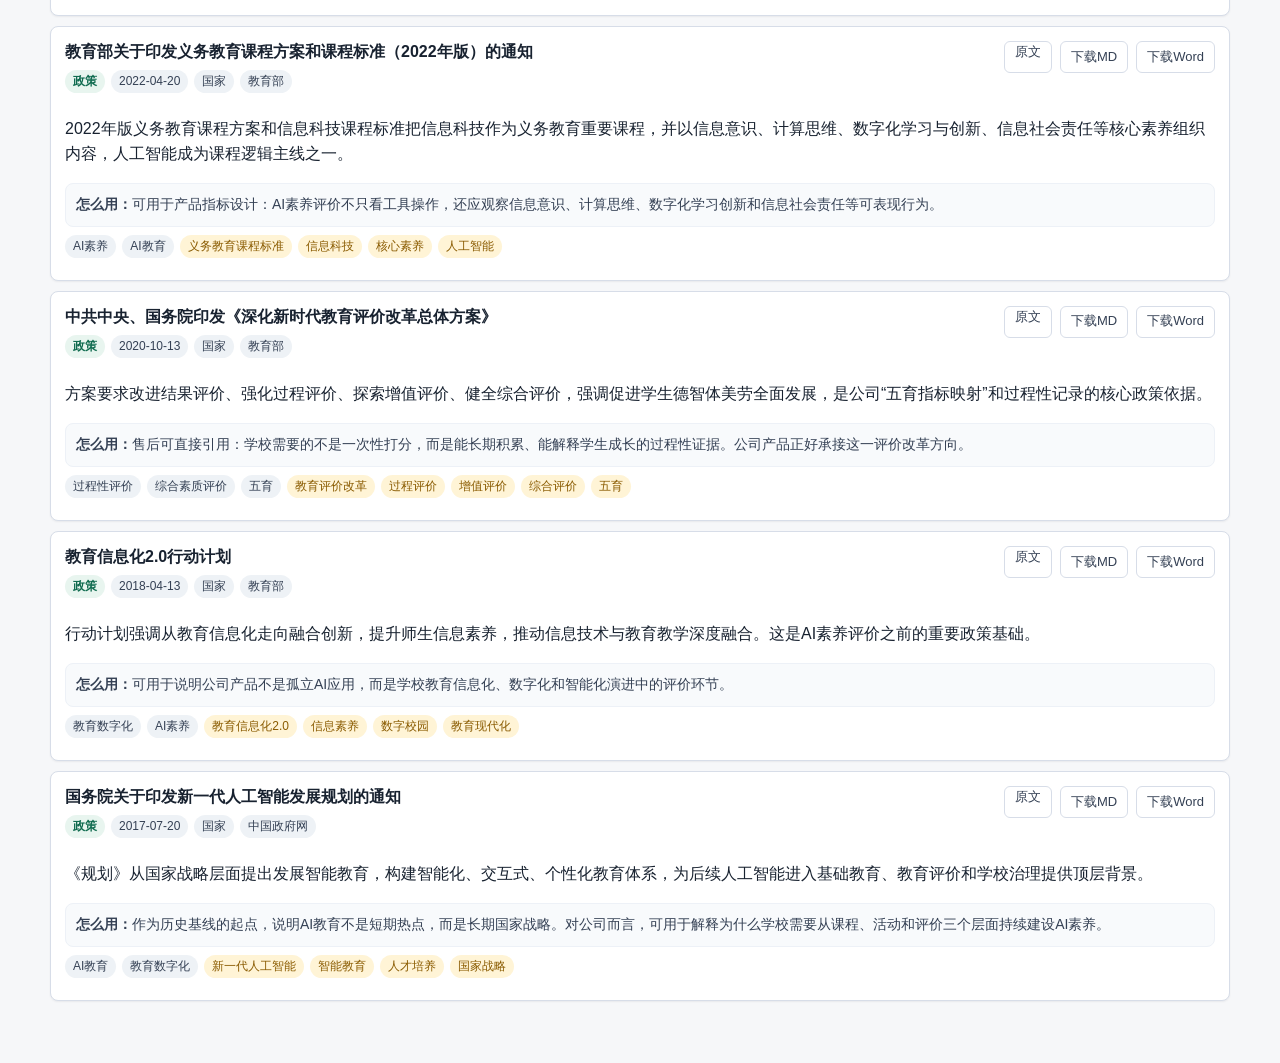
<file: docs/policies.html>
<!doctype html>
<html lang="zh-CN">
<head>
  <meta charset="utf-8">
  <meta name="viewport" content="width=device-width, initial-scale=1">
  <title>政策库 - 乐途智学“AI+教育”政策文献知识库</title>
  <link rel="stylesheet" href="./styles.css">
</head>
<body>
  <main class="wrap">
    <section>
      <div class="section-head">
        <h2>政策库</h2>
        <span class="hint">默认按发布日期由新到旧排列</span>
      </div>
      <div class="toolbar">
        <button type="button" id="download-md">下载当前列表MD</button>
        <button type="button" id="download-doc">下载当前列表Word</button>
      </div>
      <div class="tabs" id="region-tabs"></div>
      <div id="list"></div>
    </section>
  </main>
  <script src="./app.js"></script>
  <script>
    App.shell("政策库", "按国家、省市和业务相关性整理政策依据，优先展示近期文件。");
    let active = "全部";
    let visible = [];
    App.load().then((data) => {
      App.setUpdated(data);
      const items = App.sortByDate(data.items.filter((item) => ["政策", "政策解读"].includes(item.type)));
      const regions = ["全部", ...Array.from(new Set(items.map((item) => item.region)))];
      function render() {
        document.querySelector("#region-tabs").innerHTML = regions.map((region) => `
          <button class="tab ${region === active ? "active" : ""}" data-region="${App.esc(region)}">${App.esc(region)}</button>
        `).join("");
        document.querySelectorAll(".tab").forEach((button) => {
          button.addEventListener("click", () => {
            active = button.dataset.region;
            render();
          });
        });
        visible = active === "全部" ? items : items.filter((item) => item.region === active);
        document.querySelector("#list").innerHTML = visible.map(App.resourceCard).join("") || '<div class="empty">暂无政策资料。</div>';
      }
      render();
      App.bindResourceDownloads(document.querySelector("#list"), items);
      App.bindCollectionDownload(document.querySelector("#download-md"), "政策库", () => visible, "md");
      App.bindCollectionDownload(document.querySelector("#download-doc"), "政策库", () => visible, "doc");
    });
  </script>
</body>
</html>
</file>
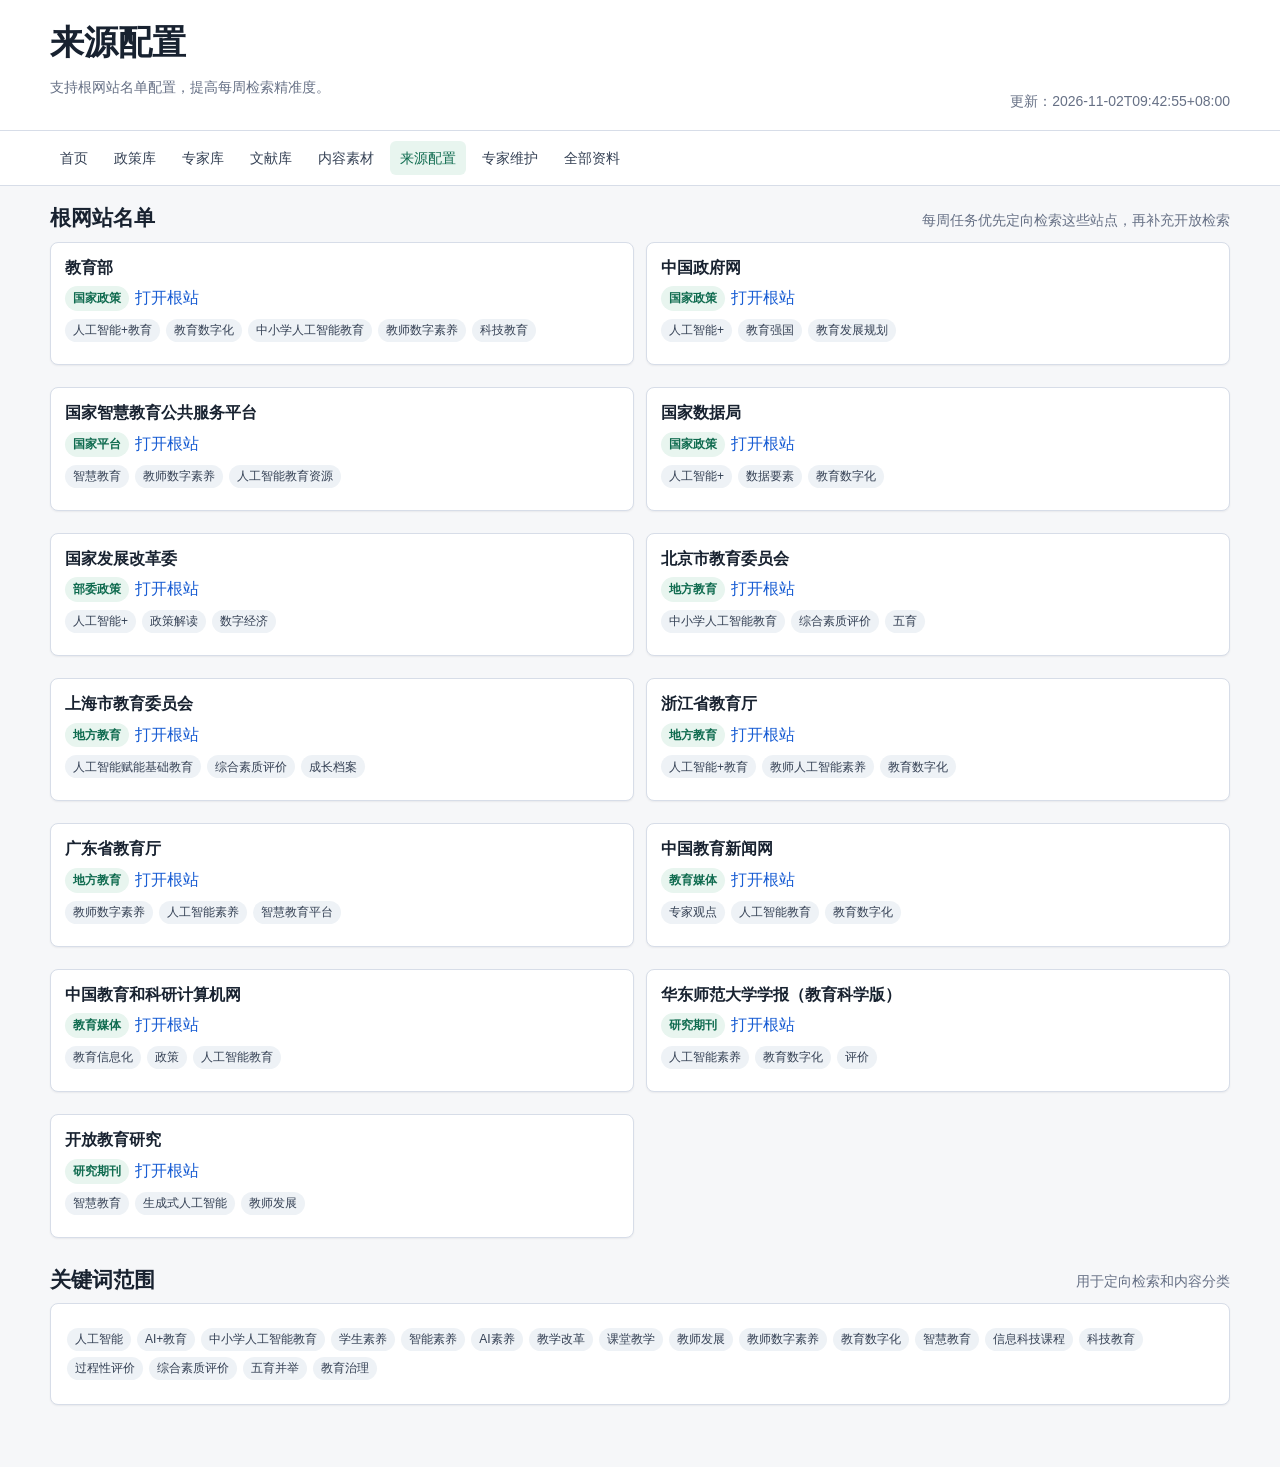
<file: docs/sources.html>
<!doctype html>
<html lang="zh-CN">
<head>
  <meta charset="utf-8">
  <meta name="viewport" content="width=device-width, initial-scale=1">
  <title>来源配置 - 乐途智学“AI+教育”政策文献知识库</title>
  <link rel="stylesheet" href="./styles.css">
</head>
<body>
  <main class="wrap">
    <section>
      <div class="section-head">
        <h2>根网站名单</h2>
        <span class="hint">每周任务优先定向检索这些站点，再补充开放检索</span>
      </div>
      <div class="grid-2" id="sources"></div>
    </section>

    <section>
      <div class="section-head">
        <h2>关键词范围</h2>
        <span class="hint">用于定向检索和内容分类</span>
      </div>
      <div class="panel">
        <div class="tags" id="keywords"></div>
      </div>
    </section>
  </main>
  <script src="./app.js"></script>
  <script>
    App.shell("来源配置", "支持根网站名单配置，提高每周检索精准度。");
    App.load().then((data) => {
      App.setUpdated(data);
      const sources = data.sourceRoots || [];
      document.querySelector("#sources").innerHTML = sources.map((source) => `
        <article class="brief">
          <h3>${App.esc(source.name)}</h3>
          <div class="meta">
            <span class="tag type">${App.esc(source.category)}</span>
            <a href="${App.esc(source.url)}" target="_blank" rel="noopener">打开根站</a>
          </div>
          <div class="tags">${App.tags(source.queryHints || [])}</div>
        </article>
      `).join("") || '<div class="empty">暂无来源配置。</div>';
      document.querySelector("#keywords").innerHTML = App.tags(((data.scope || {}).keywords || []));
    });
  </script>
</body>
</html>
</file>
<file: docs/styles.css>
:root {
  color-scheme: light;
  --bg: #f6f7f9;
  --panel: #ffffff;
  --text: #182230;
  --muted: #667085;
  --line: #d7dde8;
  --brand: #0f6b4f;
  --brand-soft: #e8f5ef;
  --blue: #175cd3;
  --amber: #8a5b00;
  --amber-soft: #fff4d6;
  --chip: #eef2f6;
  --shadow: 0 1px 2px rgba(16, 24, 40, .06);
}

* { box-sizing: border-box; }

body {
  margin: 0;
  background: var(--bg);
  color: var(--text);
  font-family: -apple-system, BlinkMacSystemFont, "Segoe UI", "PingFang SC", "Microsoft YaHei", sans-serif;
  line-height: 1.55;
}

a { color: var(--blue); text-decoration: none; }
a:hover { text-decoration: underline; }

header {
  background: var(--panel);
  border-bottom: 1px solid var(--line);
}

.header-inner,
.wrap {
  width: min(1180px, calc(100% - 32px));
  margin: 0 auto;
}

.header-inner {
  padding: 22px 0 18px;
  display: grid;
  grid-template-columns: 1fr auto;
  gap: 16px;
  align-items: end;
}

h1 {
  margin: 0 0 6px;
  font-size: clamp(24px, 4vw, 34px);
  line-height: 1.2;
  letter-spacing: 0;
}

.subtitle,
.updated,
.hint {
  color: var(--muted);
  font-size: 14px;
}

.updated { white-space: nowrap; }

.topnav {
  background: var(--panel);
  border-bottom: 1px solid var(--line);
}

.topnav .wrap {
  display: flex;
  flex-wrap: wrap;
  gap: 6px;
  padding: 10px 0;
}

.topnav a {
  display: inline-flex;
  align-items: center;
  min-height: 34px;
  padding: 0 10px;
  border-radius: 6px;
  color: #344054;
  font-size: 14px;
}

.topnav a.active,
.topnav a:hover {
  background: var(--brand-soft);
  color: var(--brand);
  text-decoration: none;
}

main.wrap {
  padding: 18px 0 44px;
}

section {
  margin-bottom: 18px;
}

.section-head {
  display: flex;
  justify-content: space-between;
  gap: 12px;
  align-items: end;
  margin-bottom: 10px;
}

h2 {
  margin: 0;
  font-size: 21px;
  line-height: 1.3;
  letter-spacing: 0;
}

h3 {
  margin: 0 0 8px;
  font-size: 16px;
  line-height: 1.35;
  letter-spacing: 0;
}

.grid {
  display: grid;
  grid-template-columns: repeat(4, minmax(0, 1fr));
  gap: 10px;
}

.grid-2 {
  display: grid;
  grid-template-columns: repeat(2, minmax(0, 1fr));
  gap: 12px;
}

.card,
.panel,
.resource,
.expert,
.brief {
  background: var(--panel);
  border: 1px solid var(--line);
  border-radius: 8px;
  box-shadow: var(--shadow);
}

.card { padding: 14px; }
.panel { padding: 16px; }

.panel-link {
  display: block;
  padding: 16px;
  background: var(--panel);
  border: 1px solid var(--line);
  border-radius: 8px;
  box-shadow: var(--shadow);
  color: var(--text);
}

.panel-link:hover {
  border-color: #9fc5b8;
  text-decoration: none;
}

.panel-link strong,
.panel-link span {
  display: block;
}

.panel-link strong {
  margin-bottom: 6px;
  font-size: 17px;
}

.panel-link span {
  color: var(--muted);
  font-size: 14px;
}

.card strong {
  display: block;
  font-size: 26px;
  line-height: 1.15;
}

.card span {
  display: block;
  margin-top: 3px;
  color: var(--muted);
  font-size: 13px;
}

.resource,
.expert,
.brief {
  padding: 14px;
  margin-bottom: 10px;
}

.resource-header,
.expert-top {
  display: grid;
  grid-template-columns: 1fr auto;
  gap: 12px;
  align-items: start;
}

.actions,
.toolbar {
  display: flex;
  flex-wrap: wrap;
  gap: 8px;
  align-items: center;
}

.actions {
  justify-content: flex-end;
}

.toolbar {
  margin-bottom: 10px;
}

button,
.actions a {
  min-height: 32px;
  border: 1px solid var(--line);
  border-radius: 6px;
  background: var(--panel);
  color: #344054;
  padding: 0 10px;
  font: inherit;
  font-size: 13px;
  cursor: pointer;
}

button:hover,
.actions a:hover {
  border-color: #9fc5b8;
  background: var(--brand-soft);
  color: var(--brand);
  text-decoration: none;
}

.expert-name {
  font-size: 20px;
  font-weight: 750;
}

.meta,
.tags {
  display: flex;
  flex-wrap: wrap;
  gap: 6px;
  margin: 8px 0;
}

.tag {
  display: inline-flex;
  align-items: center;
  min-height: 23px;
  padding: 2px 8px;
  border-radius: 999px;
  background: var(--chip);
  color: #344054;
  font-size: 12px;
}

.tag.type {
  background: var(--brand-soft);
  color: var(--brand);
  font-weight: 650;
}

.tag.use {
  background: var(--amber-soft);
  color: var(--amber);
}

.relation {
  background: #f8fafc;
  border: 1px solid #edf1f7;
  border-radius: 8px;
  padding: 10px;
  color: #344054;
  font-size: 14px;
}

.message {
  border-left: 4px solid var(--brand);
}

.tabs {
  display: flex;
  flex-wrap: wrap;
  gap: 8px;
  margin-bottom: 10px;
}

.tab {
  border: 1px solid var(--line);
  background: var(--panel);
  color: #344054;
  border-radius: 999px;
  min-height: 34px;
  padding: 0 12px;
  cursor: pointer;
  font: inherit;
  font-size: 13px;
}

.tab.active {
  border-color: var(--brand);
  background: var(--brand-soft);
  color: var(--brand);
  font-weight: 650;
}

.searchbar {
  display: grid;
  grid-template-columns: 1fr 160px 170px;
  gap: 10px;
  margin-bottom: 10px;
}

input,
select,
textarea {
  width: 100%;
  border: 1px solid var(--line);
  border-radius: 8px;
  background: var(--panel);
  color: var(--text);
  font: inherit;
}

input,
select {
  min-height: 40px;
  padding: 0 12px;
}

textarea {
  min-height: 520px;
  padding: 12px;
  font-family: ui-monospace, SFMono-Regular, Menlo, Consolas, monospace;
  font-size: 13px;
  line-height: 1.5;
}

.empty {
  padding: 24px;
  color: var(--muted);
  text-align: center;
  border: 1px dashed var(--line);
  border-radius: 8px;
  background: var(--panel);
}

.empty.error {
  color: #b42318;
  border-color: #fecdca;
  background: #fff4f3;
}

.resource-count {
  color: var(--muted);
  font-size: 13px;
}

@media (max-width: 820px) {
  .header-inner,
  .wrap {
    width: min(100% - 20px, 1180px);
  }

  .header-inner,
  .grid,
  .grid-2,
  .searchbar,
  .resource-header,
  .expert-top {
    grid-template-columns: 1fr;
  }

  .actions {
    justify-content: flex-start;
  }

  .updated { white-space: normal; }
}
</file>
